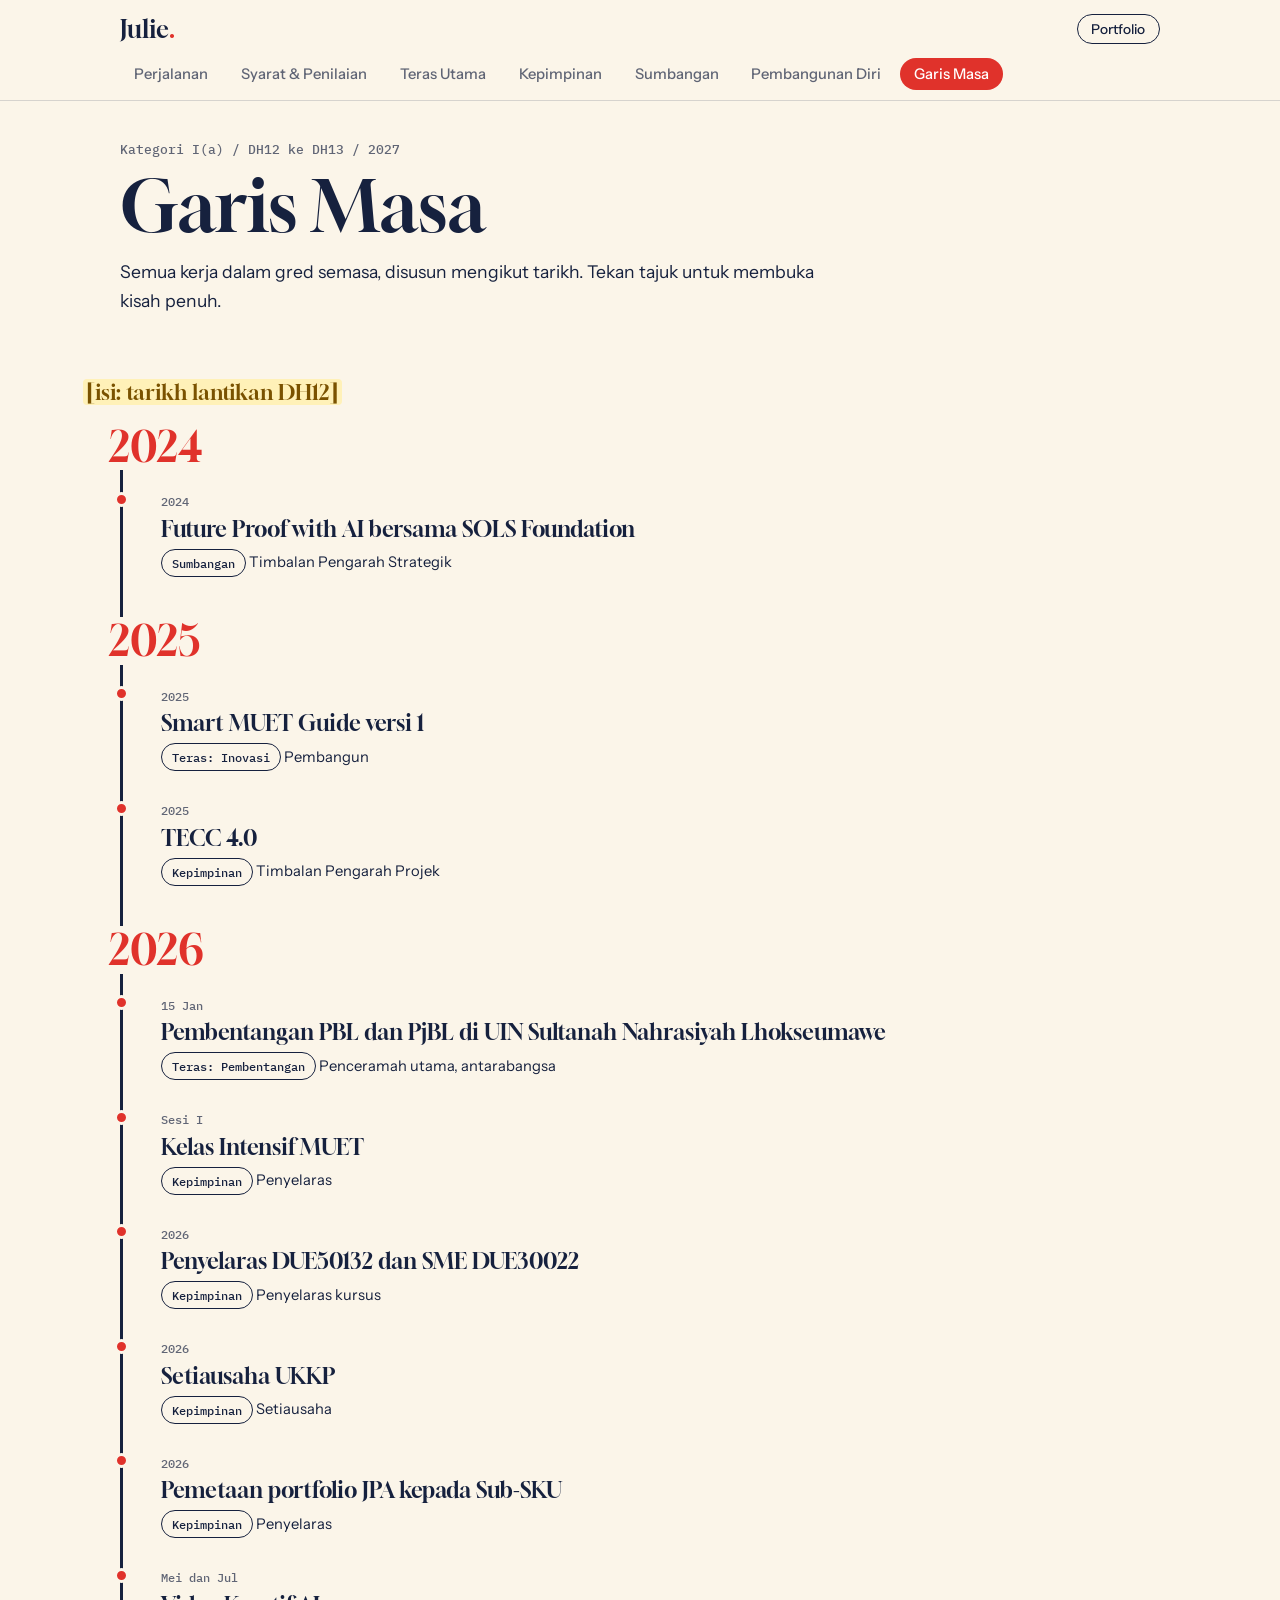
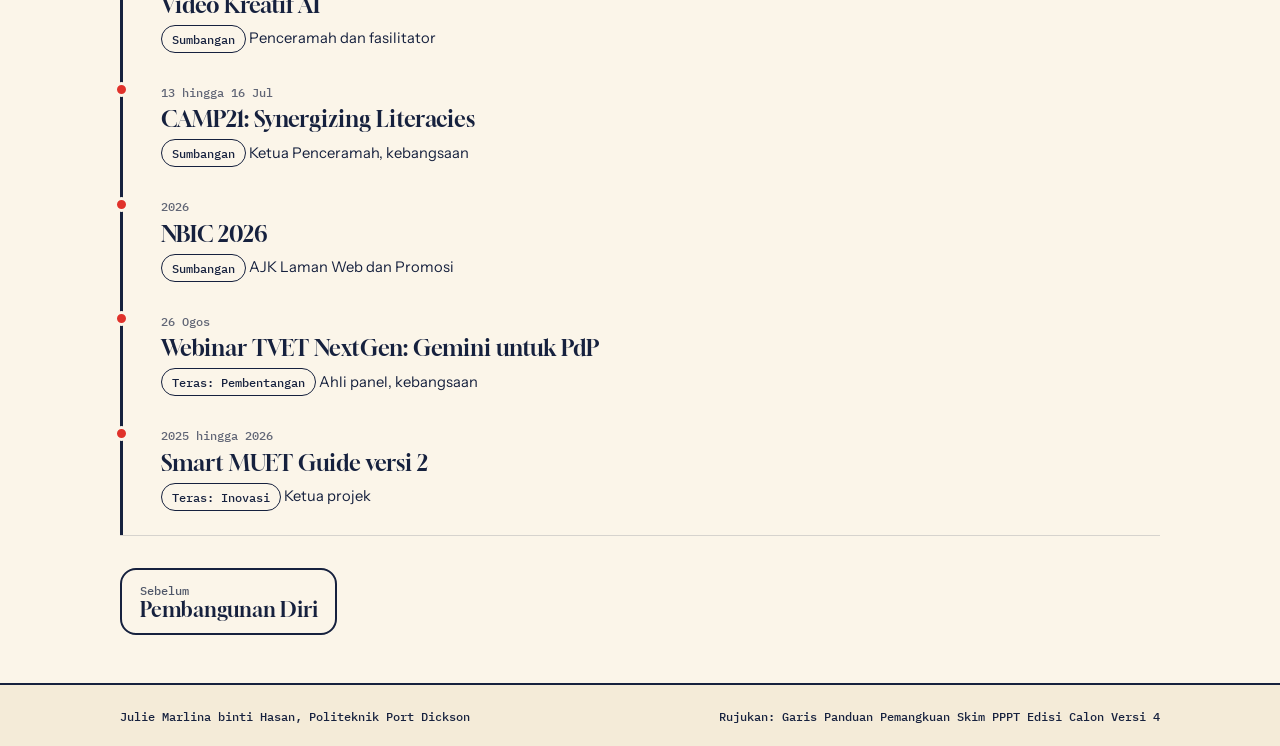
<file: garis-masa.html>
<!doctype html>
<html lang="ms">
<head>
<meta charset="utf-8">
<meta name="viewport" content="width=device-width, initial-scale=1, viewport-fit=cover">
<title>Garis Masa | Folio Kecemerlangan Julie Marlina</title>
<meta name="description" content="Folio kecemerlangan pemangkuan DH12 ke DH13, Kategori I(a): Garis Masa.">
<meta name="theme-color" content="#FBF5E9">
<link rel="preconnect" href="https://fonts.googleapis.com"><link rel="preconnect" href="https://fonts.gstatic.com" crossorigin>
<link href="https://fonts.googleapis.com/css2?family=Gloock&family=Instrument+Sans:wght@400;500;600&family=IBM+Plex+Mono:wght@500&family=Kalam:wght@700&display=swap" rel="stylesheet">
<link rel="stylesheet" href="folio.css">
</head>
<body>
<a class="skip" href="#main">Langkau ke kandungan</a>
<header class="top">
  <div class="wrap row"><a class="logo" href="index.html">Julie<b>.</b></a><a class="back" href="../index-v2.html">Portfolio</a></div>
  <nav class="wrap tabs" aria-label="Kategori folio"><a href="index.html">Perjalanan</a><a href="syarat.html">Syarat & Penilaian</a><a href="teras.html">Teras Utama</a><a href="kepimpinan.html">Kepimpinan</a><a href="sumbangan.html">Sumbangan</a><a href="pembangunan-diri.html">Pembangunan Diri</a><a href="garis-masa.html" aria-current="page">Garis Masa</a></nav>
</header>
<main id="main">
<div class="hero wrap"><p class="meta">Kategori I(a) / DH12 ke DH13 / 2027</p><h1>Garis Masa</h1><p class="intro">Semua kerja dalam gred semasa, disusun mengikut tarikh. Tekan tajuk untuk membuka kisah penuh.</p></div>
<div class="wrap"><p class="yr" style="font-size:1.4rem"><mark class="todo">[isi: tarikh lantikan DH12]</mark></p><ol class="tl"><li class="y"><p class="yr">2024</p></li><li><span class="when">2024</span><h3><a href="sumbangan.html#s2">Future Proof with AI bersama SOLS Foundation</a></h3><span class="tag">Sumbangan</span> <span style="font-size:.92rem">Timbalan Pengarah Strategik</span></li><li class="y"><p class="yr">2025</p></li><li><span class="when">2025</span><h3><a href="teras.html#t3">Smart MUET Guide versi 1</a></h3><span class="tag">Teras: Inovasi</span> <span style="font-size:.92rem">Pembangun</span></li><li><span class="when">2025</span><h3><a href="kepimpinan.html#k4">TECC 4.0</a></h3><span class="tag">Kepimpinan</span> <span style="font-size:.92rem">Timbalan Pengarah Projek</span></li><li class="y"><p class="yr">2026</p></li><li><span class="when">15 Jan</span><h3><a href="teras.html#t6">Pembentangan PBL dan PjBL di UIN Sultanah Nahrasiyah Lhokseumawe</a></h3><span class="tag">Teras: Pembentangan</span> <span style="font-size:.92rem">Penceramah utama, antarabangsa</span></li><li><span class="when">Sesi I</span><h3><a href="kepimpinan.html#k4">Kelas Intensif MUET</a></h3><span class="tag">Kepimpinan</span> <span style="font-size:.92rem">Penyelaras</span></li><li><span class="when">2026</span><h3><a href="kepimpinan.html#k4">Penyelaras DUE50132 dan SME DUE30022</a></h3><span class="tag">Kepimpinan</span> <span style="font-size:.92rem">Penyelaras kursus</span></li><li><span class="when">2026</span><h3><a href="kepimpinan.html#k4">Setiausaha UKKP</a></h3><span class="tag">Kepimpinan</span> <span style="font-size:.92rem">Setiausaha</span></li><li><span class="when">2026</span><h3><a href="kepimpinan.html#k1">Pemetaan portfolio JPA kepada Sub-SKU</a></h3><span class="tag">Kepimpinan</span> <span style="font-size:.92rem">Penyelaras</span></li><li><span class="when">Mei dan Jul</span><h3><a href="sumbangan.html#s1">Video Kreatif AI</a></h3><span class="tag">Sumbangan</span> <span style="font-size:.92rem">Penceramah dan fasilitator</span></li><li><span class="when">13 hingga 16 Jul</span><h3><a href="sumbangan.html#s2">CAMP21: Synergizing Literacies</a></h3><span class="tag">Sumbangan</span> <span style="font-size:.92rem">Ketua Penceramah, kebangsaan</span></li><li><span class="when">2026</span><h3><a href="sumbangan.html#s2">NBIC 2026</a></h3><span class="tag">Sumbangan</span> <span style="font-size:.92rem">AJK Laman Web dan Promosi</span></li><li><span class="when">26 Ogos</span><h3><a href="teras.html#t6">Webinar TVET NextGen: Gemini untuk PdP</a></h3><span class="tag">Teras: Pembentangan</span> <span style="font-size:.92rem">Ahli panel, kebangsaan</span></li><li><span class="when">2025 hingga 2026</span><h3><a href="teras.html#t3">Smart MUET Guide versi 2</a></h3><span class="tag">Teras: Inovasi</span> <span style="font-size:.92rem">Ketua projek</span></li></ol></div>
</main>
<nav class="pager wrap" aria-label="Halaman"><a href="pembangunan-diri.html"><small>Sebelum</small><b>Pembangunan Diri</b></a></nav>
<footer><div class="wrap row"><span>Julie Marlina binti Hasan, Politeknik Port Dickson</span><span>Rujukan: Garis Panduan Pemangkuan Skim PPPT Edisi Calon Versi 4</span></div></footer>
<script src="folio.js"></script>
</body>
</html>
</file>
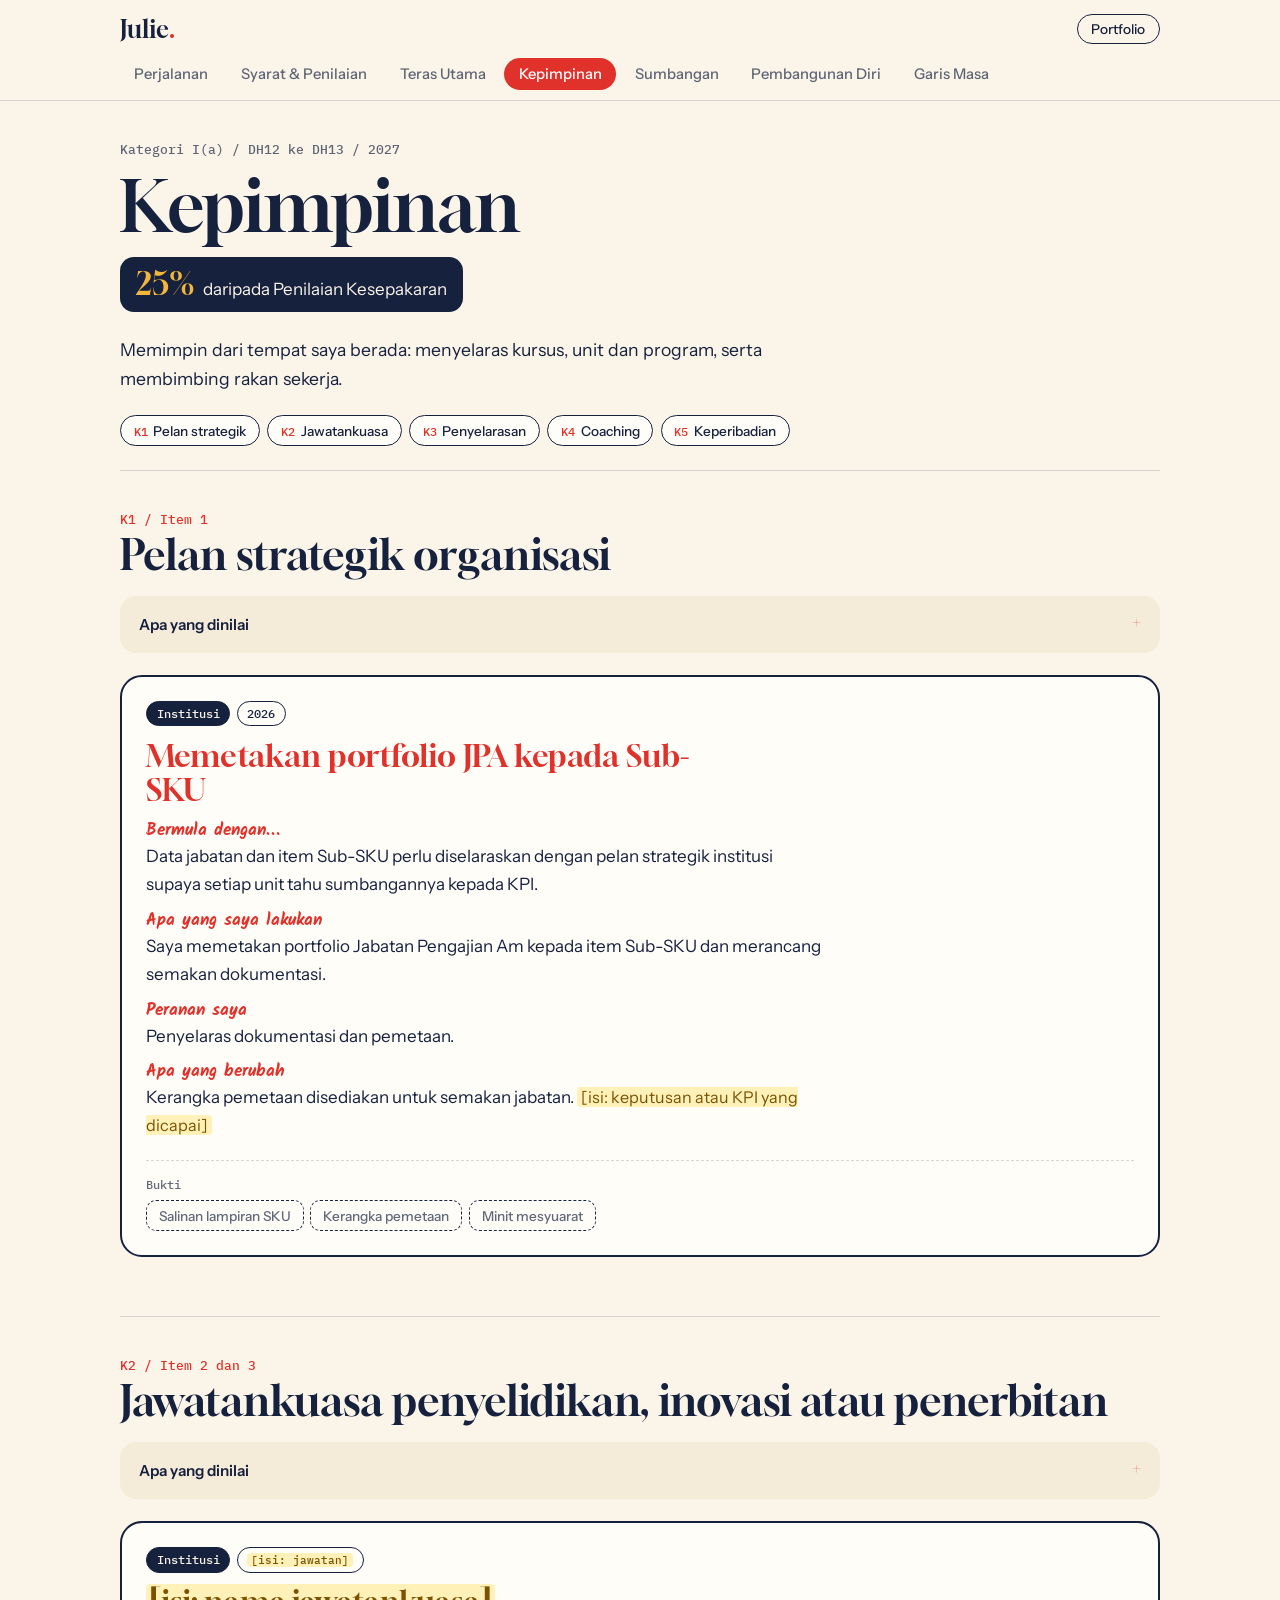
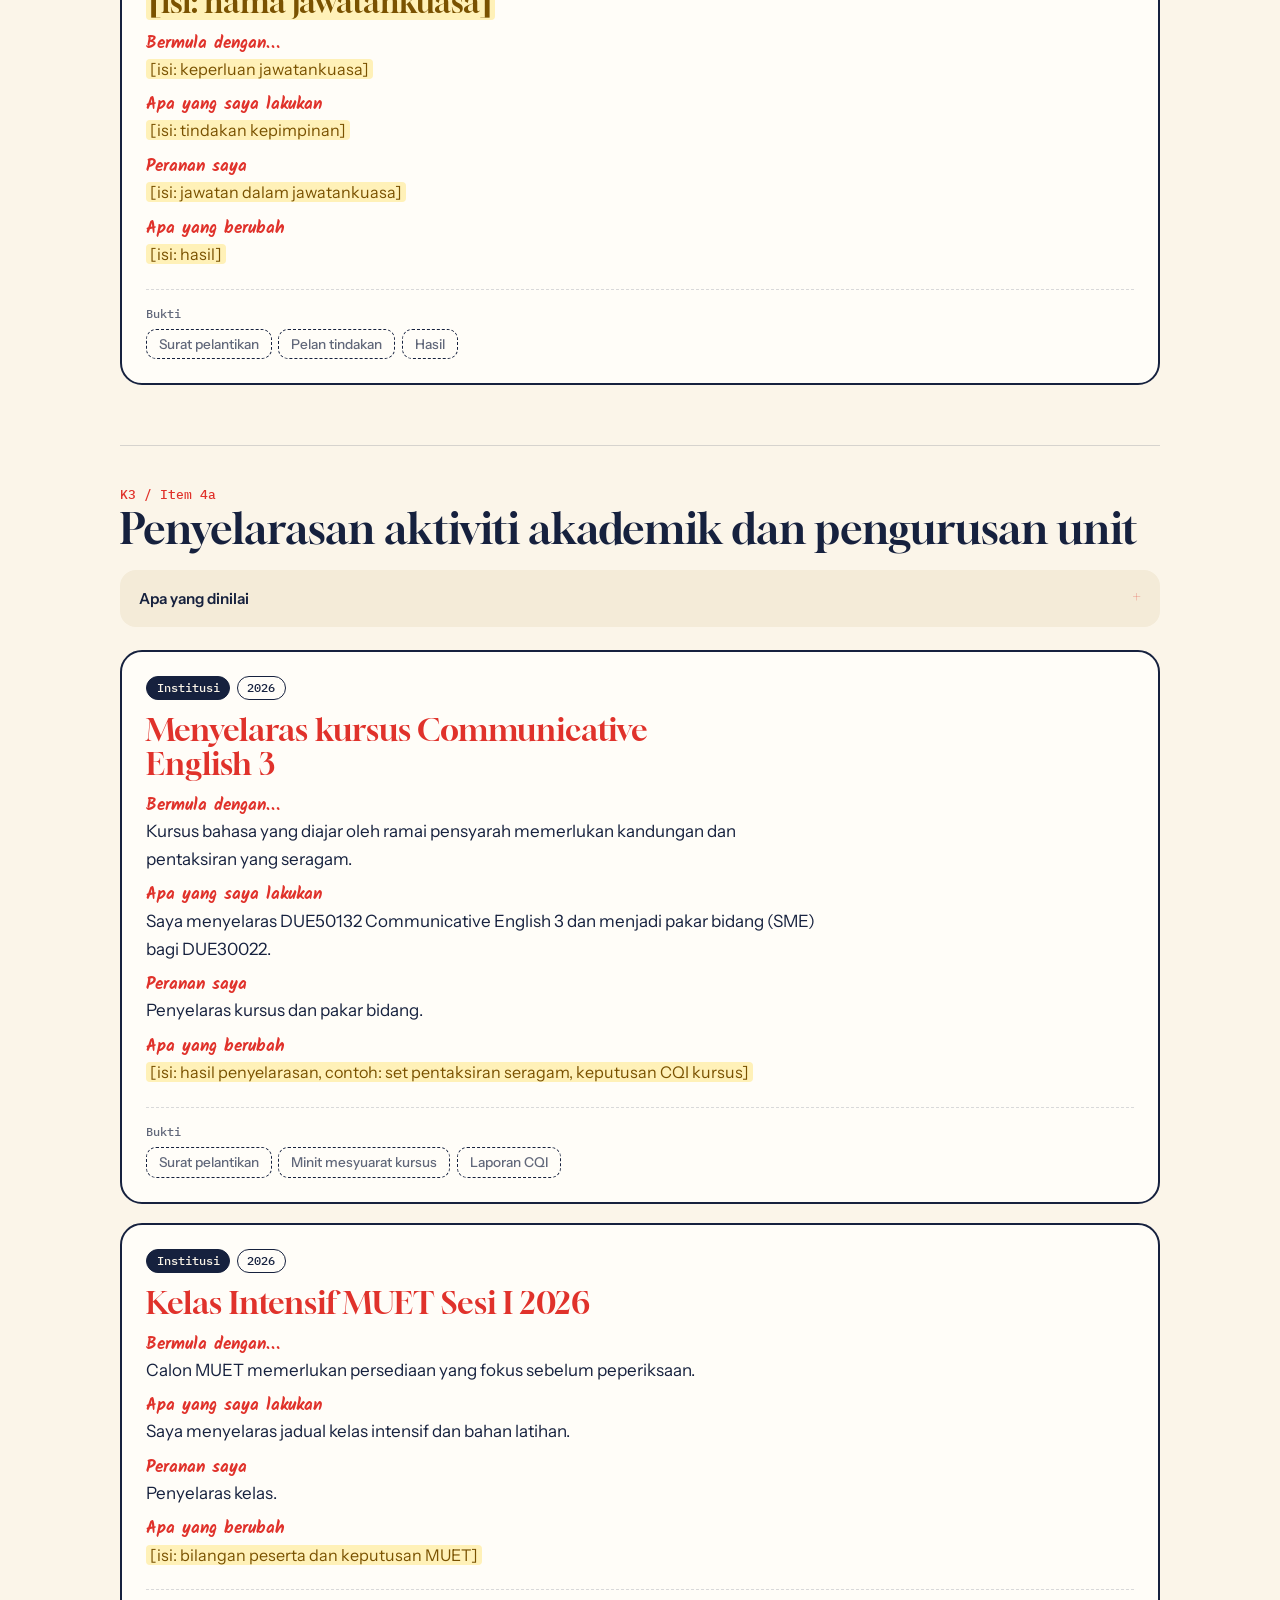
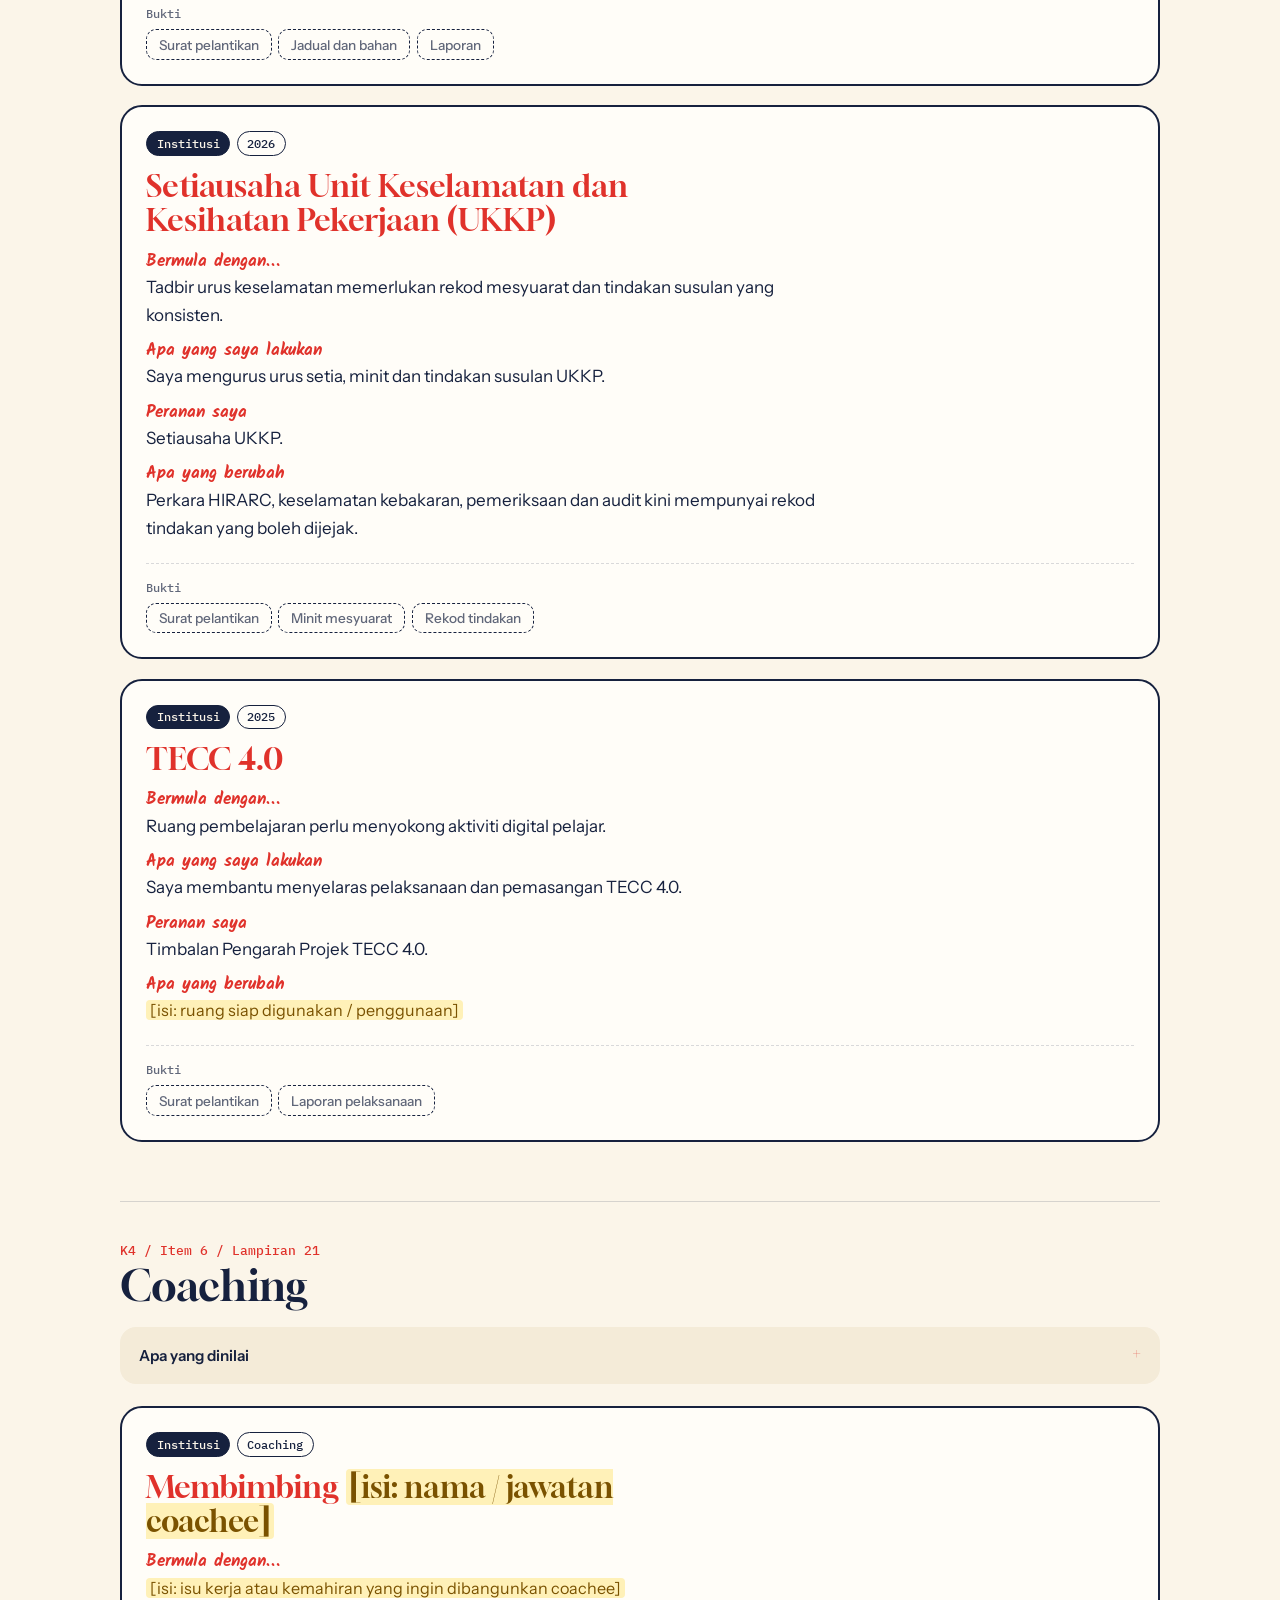
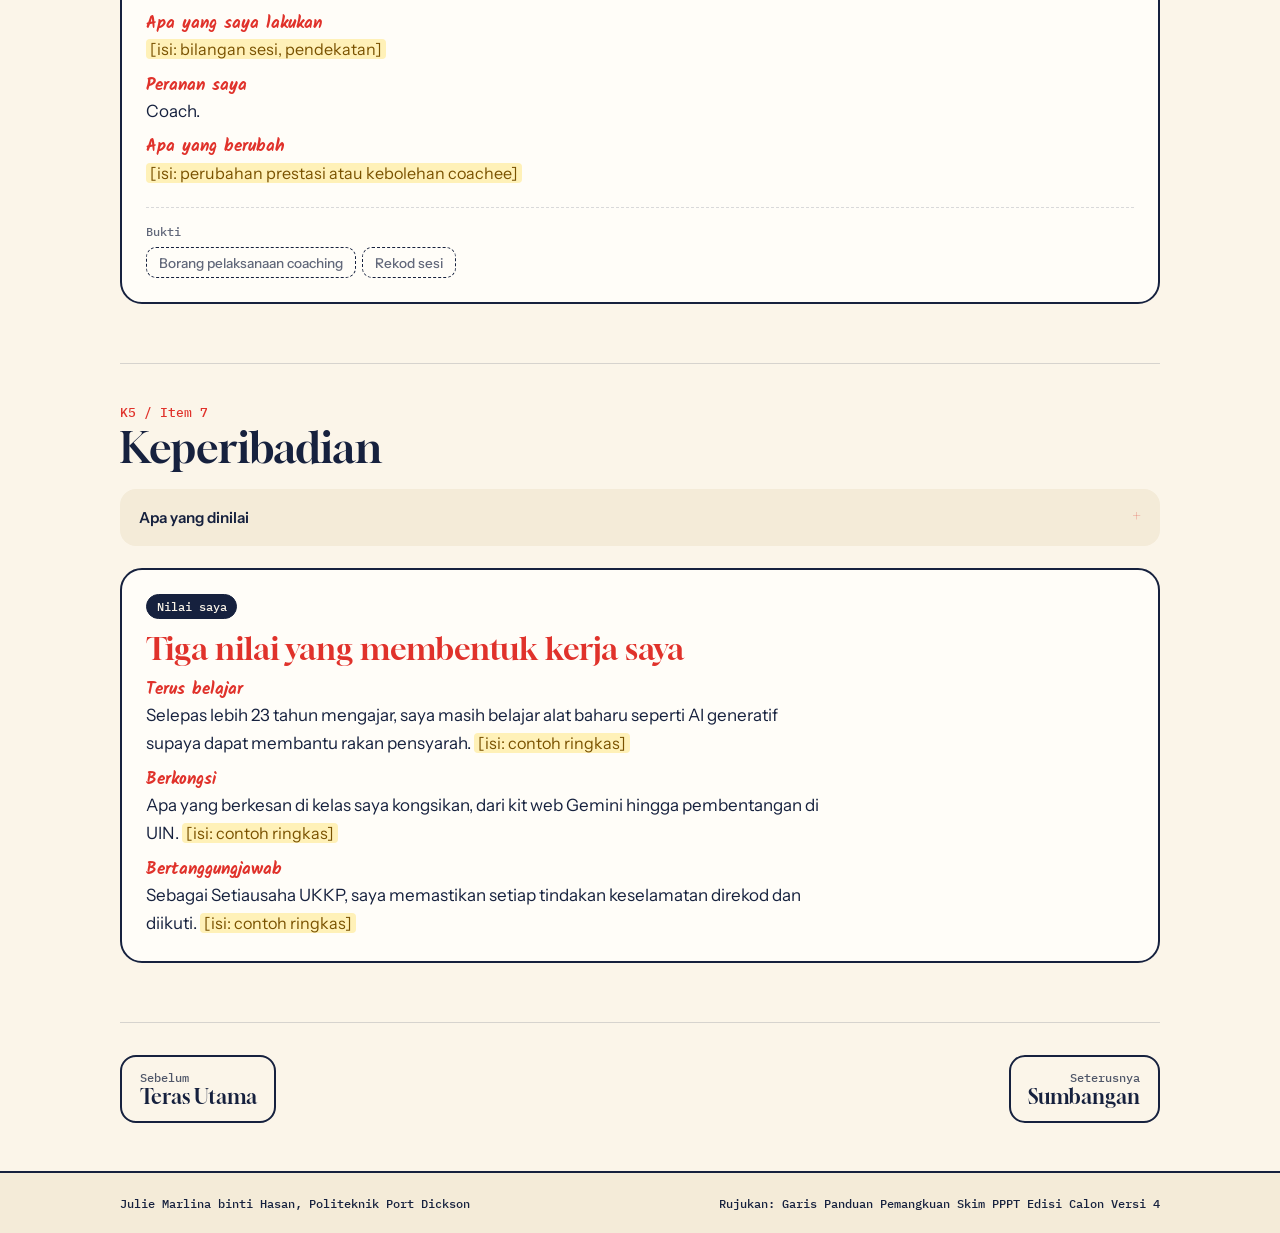
<file: kepimpinan.html>
<!doctype html>
<html lang="ms">
<head>
<meta charset="utf-8">
<meta name="viewport" content="width=device-width, initial-scale=1, viewport-fit=cover">
<title>Kepimpinan | Folio Kecemerlangan Julie Marlina</title>
<meta name="description" content="Folio kecemerlangan pemangkuan DH12 ke DH13, Kategori I(a): Kepimpinan.">
<meta name="theme-color" content="#FBF5E9">
<link rel="preconnect" href="https://fonts.googleapis.com"><link rel="preconnect" href="https://fonts.gstatic.com" crossorigin>
<link href="https://fonts.googleapis.com/css2?family=Gloock&family=Instrument+Sans:wght@400;500;600&family=IBM+Plex+Mono:wght@500&family=Kalam:wght@700&display=swap" rel="stylesheet">
<link rel="stylesheet" href="folio.css">
</head>
<body>
<a class="skip" href="#main">Langkau ke kandungan</a>
<header class="top">
  <div class="wrap row"><a class="logo" href="index.html">Julie<b>.</b></a><a class="back" href="../index-v2.html">Portfolio</a></div>
  <nav class="wrap tabs" aria-label="Kategori folio"><a href="index.html">Perjalanan</a><a href="syarat.html">Syarat & Penilaian</a><a href="teras.html">Teras Utama</a><a href="kepimpinan.html" aria-current="page">Kepimpinan</a><a href="sumbangan.html">Sumbangan</a><a href="pembangunan-diri.html">Pembangunan Diri</a><a href="garis-masa.html">Garis Masa</a></nav>
</header>
<main id="main">
<div class="hero wrap"><p class="meta">Kategori I(a) / DH12 ke DH13 / 2027</p><h1>Kepimpinan</h1><p class="weight"><strong>25%</strong><span>daripada Penilaian Kesepakaran</span></p><p class="intro">Memimpin dari tempat saya berada: menyelaras kursus, unit dan program, serta membimbing rakan sekerja.</p><ul class="jump" aria-label="Dalam halaman ini"><li><a href="#k1"><code>K1</code>Pelan strategik</a></li><li><a href="#k2"><code>K2</code>Jawatankuasa</a></li><li><a href="#k4"><code>K3</code>Penyelarasan</a></li><li><a href="#k5"><code>K4</code>Coaching</a></li><li><a href="#k6"><code>K5</code>Keperibadian</a></li></ul></div>
<div class="wrap"><section class="crit" id="k1" aria-labelledby="k1-h"><div class="crit-head"><span class="code">K1 / Item 1</span><h2 id="k1-h">Pelan strategik organisasi</h2></div><details class="req"><summary>Apa yang dinilai</summary><ul><li>Penglibatan dalam pencapaian Visi, Misi dan Pelan Strategik Kementerian, organisasi atau institusi</li><li>Dinilai melalui validasi atau temu duga</li><li>Salinan lampiran Sasaran Kerja Utama (SKU) wajib dibawa semasa validasi</li></ul><p class="ref">Rujukan: Lampiran 1A-2 Item 1</p></details><article class="story"><div class="story-top"><span class="tag lvl">Institusi</span><span class="tag">2026</span></div><h3>Memetakan portfolio JPA kepada Sub-SKU</h3><dl class="beats"><div><dt>Bermula dengan…</dt><dd>Data jabatan dan item Sub-SKU perlu diselaraskan dengan pelan strategik institusi supaya setiap unit tahu sumbangannya kepada KPI.</dd></div><div><dt>Apa yang saya lakukan</dt><dd>Saya memetakan portfolio Jabatan Pengajian Am kepada item Sub-SKU dan merancang semakan dokumentasi.</dd></div><div><dt>Peranan saya</dt><dd>Penyelaras dokumentasi dan pemetaan.</dd></div><div><dt>Apa yang berubah</dt><dd>Kerangka pemetaan disediakan untuk semakan jabatan. <mark class="todo">[isi: keputusan atau KPI yang dicapai]</mark></dd></div></dl><div class="proof"><p>Bukti</p><div class="chips"><a class="chip" href="#">Salinan lampiran SKU</a><a class="chip" href="#">Kerangka pemetaan</a><a class="chip" href="#">Minit mesyuarat</a></div></div></article></section><section class="crit" id="k2" aria-labelledby="k2-h"><div class="crit-head"><span class="code">K2 / Item 2 dan 3</span><h2 id="k2-h">Jawatankuasa penyelidikan, inovasi atau penerbitan</h2></div><details class="req"><summary>Apa yang dinilai</summary><ul><li>Keberkesanan kepimpinan dalam jawatankuasa penyelidikan, inovasi atau penerbitan</li><li>Dokumen: surat pelantikan, pelan tindakan, hasil penyelidikan atau penerbitan</li></ul><p class="ref">Rujukan: Lampiran 1A-2 Item 2 dan 3</p></details><article class="story"><div class="story-top"><span class="tag lvl">Institusi</span><span class="tag"><mark class="todo">[isi: jawatan]</mark></span></div><h3><mark class="todo">[isi: nama jawatankuasa]</mark></h3><dl class="beats"><div><dt>Bermula dengan…</dt><dd><mark class="todo">[isi: keperluan jawatankuasa]</mark></dd></div><div><dt>Apa yang saya lakukan</dt><dd><mark class="todo">[isi: tindakan kepimpinan]</mark></dd></div><div><dt>Peranan saya</dt><dd><mark class="todo">[isi: jawatan dalam jawatankuasa]</mark></dd></div><div><dt>Apa yang berubah</dt><dd><mark class="todo">[isi: hasil]</mark></dd></div></dl><div class="proof"><p>Bukti</p><div class="chips"><a class="chip" href="#">Surat pelantikan</a><a class="chip" href="#">Pelan tindakan</a><a class="chip" href="#">Hasil</a></div></div></article></section><section class="crit" id="k4" aria-labelledby="k4-h"><div class="crit-head"><span class="code">K3 / Item 4a</span><h2 id="k4-h">Penyelarasan aktiviti akademik dan pengurusan unit</h2></div><details class="req"><summary>Apa yang dinilai</summary><ul><li>Menyelaras penasihatan akademik, kokurikulum, pengurusan bengkel atau makmal, atau pengurusan unit</li><li>Dinilai: pengurusan masa, penyempurnaan aktiviti dan dokumen pelaksanaan</li><li>Dokumen: perancangan aktiviti, kertas kerja, minit, surat pelantikan, laporan, CQI</li></ul><p class="ref">Rujukan: Lampiran 1A-2 Item 4a</p></details><article class="story"><div class="story-top"><span class="tag lvl">Institusi</span><span class="tag">2026</span></div><h3>Menyelaras kursus Communicative English 3</h3><dl class="beats"><div><dt>Bermula dengan…</dt><dd>Kursus bahasa yang diajar oleh ramai pensyarah memerlukan kandungan dan pentaksiran yang seragam.</dd></div><div><dt>Apa yang saya lakukan</dt><dd>Saya menyelaras DUE50132 Communicative English 3 dan menjadi pakar bidang (SME) bagi DUE30022.</dd></div><div><dt>Peranan saya</dt><dd>Penyelaras kursus dan pakar bidang.</dd></div><div><dt>Apa yang berubah</dt><dd><mark class="todo">[isi: hasil penyelarasan, contoh: set pentaksiran seragam, keputusan CQI kursus]</mark></dd></div></dl><div class="proof"><p>Bukti</p><div class="chips"><a class="chip" href="#">Surat pelantikan</a><a class="chip" href="#">Minit mesyuarat kursus</a><a class="chip" href="#">Laporan CQI</a></div></div></article><article class="story"><div class="story-top"><span class="tag lvl">Institusi</span><span class="tag">2026</span></div><h3>Kelas Intensif MUET Sesi I 2026</h3><dl class="beats"><div><dt>Bermula dengan…</dt><dd>Calon MUET memerlukan persediaan yang fokus sebelum peperiksaan.</dd></div><div><dt>Apa yang saya lakukan</dt><dd>Saya menyelaras jadual kelas intensif dan bahan latihan.</dd></div><div><dt>Peranan saya</dt><dd>Penyelaras kelas.</dd></div><div><dt>Apa yang berubah</dt><dd><mark class="todo">[isi: bilangan peserta dan keputusan MUET]</mark></dd></div></dl><div class="proof"><p>Bukti</p><div class="chips"><a class="chip" href="#">Surat pelantikan</a><a class="chip" href="#">Jadual dan bahan</a><a class="chip" href="#">Laporan</a></div></div></article><article class="story"><div class="story-top"><span class="tag lvl">Institusi</span><span class="tag">2026</span></div><h3>Setiausaha Unit Keselamatan dan Kesihatan Pekerjaan (UKKP)</h3><dl class="beats"><div><dt>Bermula dengan…</dt><dd>Tadbir urus keselamatan memerlukan rekod mesyuarat dan tindakan susulan yang konsisten.</dd></div><div><dt>Apa yang saya lakukan</dt><dd>Saya mengurus urus setia, minit dan tindakan susulan UKKP.</dd></div><div><dt>Peranan saya</dt><dd>Setiausaha UKKP.</dd></div><div><dt>Apa yang berubah</dt><dd>Perkara HIRARC, keselamatan kebakaran, pemeriksaan dan audit kini mempunyai rekod tindakan yang boleh dijejak.</dd></div></dl><div class="proof"><p>Bukti</p><div class="chips"><a class="chip" href="#">Surat pelantikan</a><a class="chip" href="#">Minit mesyuarat</a><a class="chip" href="#">Rekod tindakan</a></div></div></article><article class="story"><div class="story-top"><span class="tag lvl">Institusi</span><span class="tag">2025</span></div><h3>TECC 4.0</h3><dl class="beats"><div><dt>Bermula dengan…</dt><dd>Ruang pembelajaran perlu menyokong aktiviti digital pelajar.</dd></div><div><dt>Apa yang saya lakukan</dt><dd>Saya membantu menyelaras pelaksanaan dan pemasangan TECC 4.0.</dd></div><div><dt>Peranan saya</dt><dd>Timbalan Pengarah Projek TECC 4.0.</dd></div><div><dt>Apa yang berubah</dt><dd><mark class="todo">[isi: ruang siap digunakan / penggunaan]</mark></dd></div></dl><div class="proof"><p>Bukti</p><div class="chips"><a class="chip" href="#">Surat pelantikan</a><a class="chip" href="#">Laporan pelaksanaan</a></div></div></article></section><section class="crit" id="k5" aria-labelledby="k5-h"><div class="crit-head"><span class="code">K4 / Item 6 / Lampiran 21</span><h2 id="k5-h">Coaching</h2></div><details class="req"><summary>Apa yang dinilai</summary><ul><li>Coaching wajib bagi pegawai DH10 dan DH12</li><li>Coachee boleh merentas gred dan skim, dan masih dalam perkhidmatan</li><li>Dokumen: Borang Pelaksanaan Coaching atau Borang Penilaian Pementoran (JPA)</li></ul><p class="ref">Rujukan: Lampiran 1A-2 Item 6, Lampiran 21, Lampiran 22</p></details><article class="story"><div class="story-top"><span class="tag lvl">Institusi</span><span class="tag">Coaching</span></div><h3>Membimbing <mark class="todo">[isi: nama / jawatan coachee]</mark></h3><dl class="beats"><div><dt>Bermula dengan…</dt><dd><mark class="todo">[isi: isu kerja atau kemahiran yang ingin dibangunkan coachee]</mark></dd></div><div><dt>Apa yang saya lakukan</dt><dd><mark class="todo">[isi: bilangan sesi, pendekatan]</mark></dd></div><div><dt>Peranan saya</dt><dd>Coach.</dd></div><div><dt>Apa yang berubah</dt><dd><mark class="todo">[isi: perubahan prestasi atau kebolehan coachee]</mark></dd></div></dl><div class="proof"><p>Bukti</p><div class="chips"><a class="chip" href="#">Borang pelaksanaan coaching</a><a class="chip" href="#">Rekod sesi</a></div></div></article></section><section class="crit" id="k6" aria-labelledby="k6-h"><div class="crit-head"><span class="code">K5 / Item 7</span><h2 id="k6-h">Keperibadian</h2></div><details class="req"><summary>Apa yang dinilai</summary><ul><li>Sahsiah terpuji dan menjadi contoh kepada rakan sekerja</li><li>Berketrampilan dan berpegang kepada etika pendidikan serta perkhidmatan awam</li><li>Peka terhadap pembangunan diri pegawai dan pelajar</li><li>Dinilai melalui validasi atau temu duga; tiada dokumen khusus</li></ul><p class="ref">Rujukan: Lampiran 1A-2 Item 7</p></details><article class="story"><div class="story-top"><span class="tag lvl">Nilai saya</span></div><h3>Tiga nilai yang membentuk kerja saya</h3>
<dl class="beats">
<div><dt>Terus belajar</dt><dd>Selepas lebih 23 tahun mengajar, saya masih belajar alat baharu seperti AI generatif supaya dapat membantu rakan pensyarah. <mark class="todo">[isi: contoh ringkas]</mark></dd></div>
<div><dt>Berkongsi</dt><dd>Apa yang berkesan di kelas saya kongsikan, dari kit web Gemini hingga pembentangan di UIN. <mark class="todo">[isi: contoh ringkas]</mark></dd></div>
<div><dt>Bertanggungjawab</dt><dd>Sebagai Setiausaha UKKP, saya memastikan setiap tindakan keselamatan direkod dan diikuti. <mark class="todo">[isi: contoh ringkas]</mark></dd></div>
</dl></article></section></div>
</main>
<nav class="pager wrap" aria-label="Halaman"><a href="teras.html"><small>Sebelum</small><b>Teras Utama</b></a><a class="next" href="sumbangan.html"><small>Seterusnya</small><b>Sumbangan</b></a></nav>
<footer><div class="wrap row"><span>Julie Marlina binti Hasan, Politeknik Port Dickson</span><span>Rujukan: Garis Panduan Pemangkuan Skim PPPT Edisi Calon Versi 4</span></div></footer>
<script src="folio.js"></script>
</body>
</html>
</file>
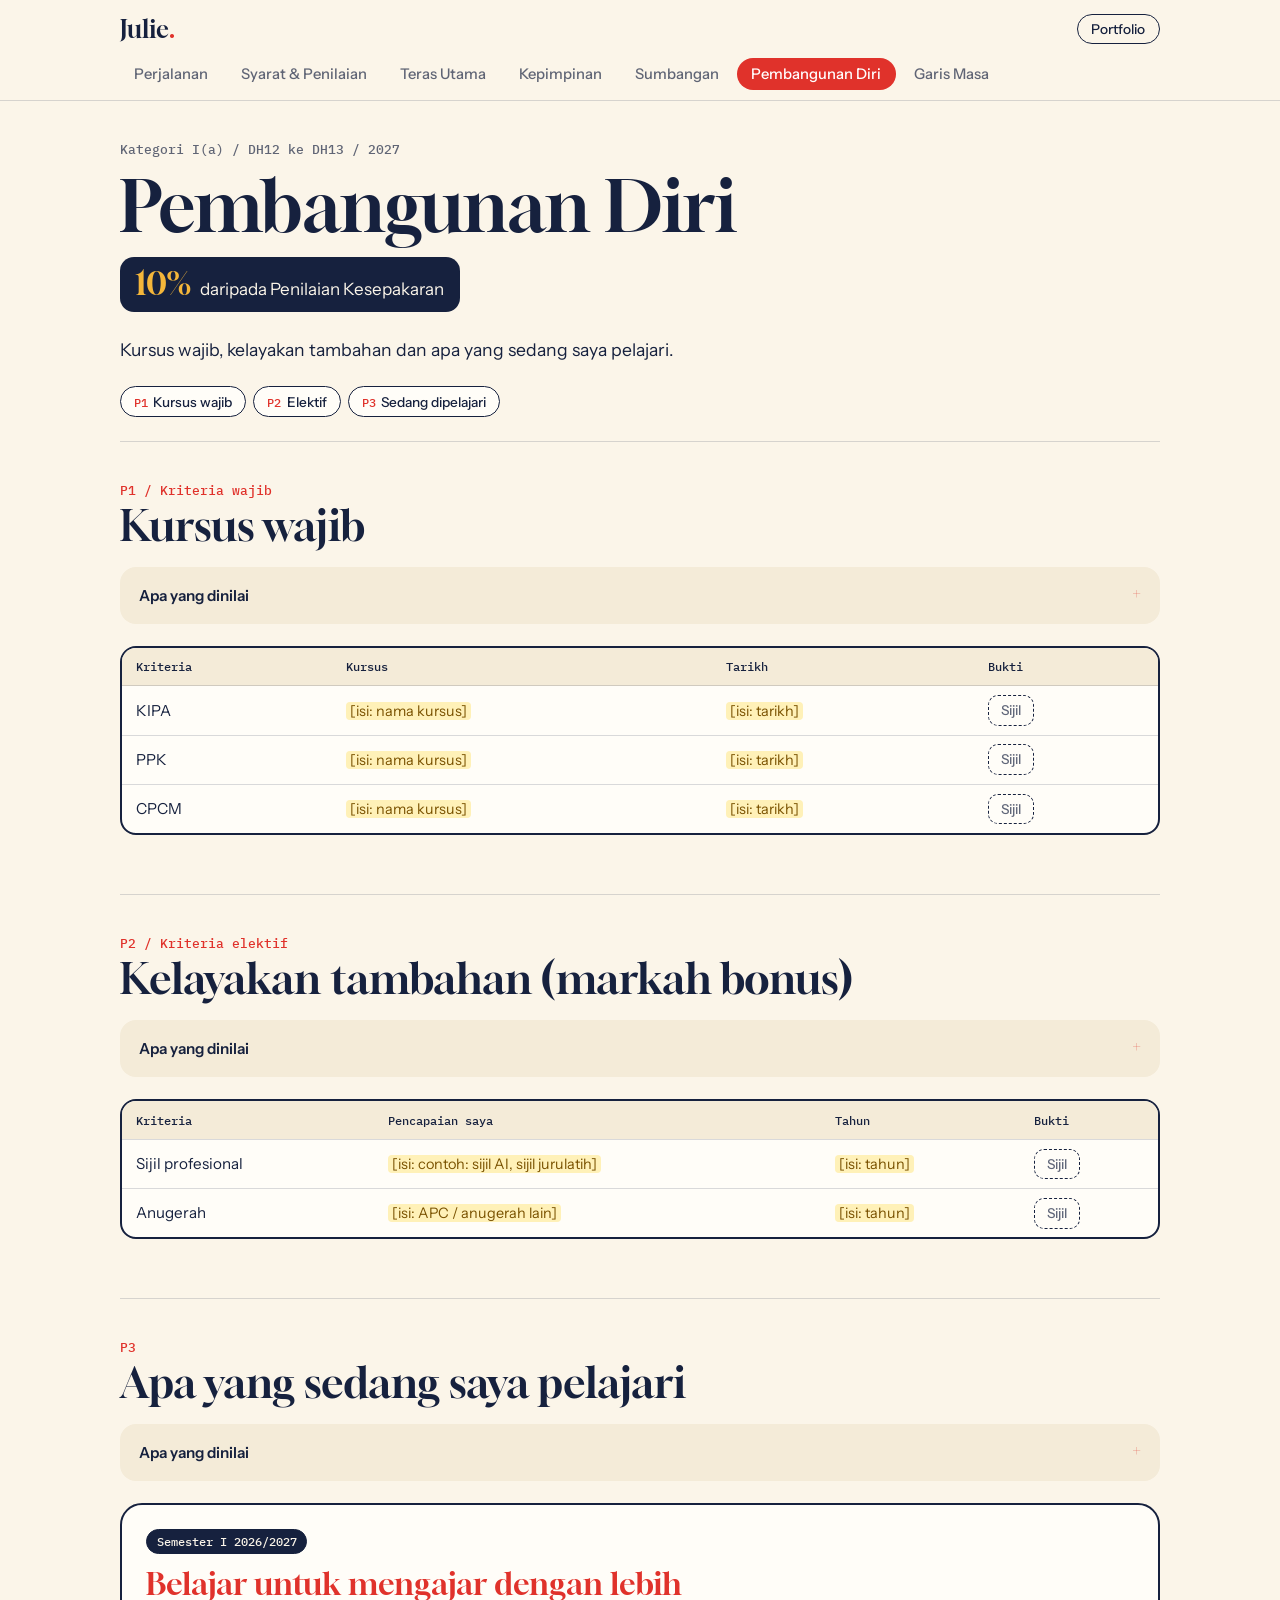
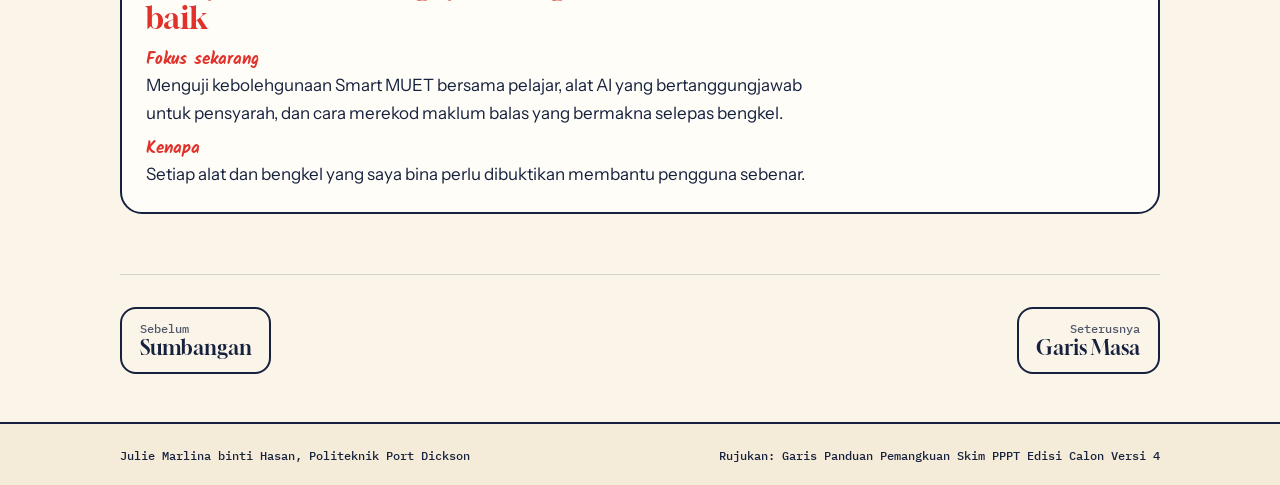
<file: pembangunan-diri.html>
<!doctype html>
<html lang="ms">
<head>
<meta charset="utf-8">
<meta name="viewport" content="width=device-width, initial-scale=1, viewport-fit=cover">
<title>Pembangunan Diri | Folio Kecemerlangan Julie Marlina</title>
<meta name="description" content="Folio kecemerlangan pemangkuan DH12 ke DH13, Kategori I(a): Pembangunan Diri.">
<meta name="theme-color" content="#FBF5E9">
<link rel="preconnect" href="https://fonts.googleapis.com"><link rel="preconnect" href="https://fonts.gstatic.com" crossorigin>
<link href="https://fonts.googleapis.com/css2?family=Gloock&family=Instrument+Sans:wght@400;500;600&family=IBM+Plex+Mono:wght@500&family=Kalam:wght@700&display=swap" rel="stylesheet">
<link rel="stylesheet" href="folio.css">
</head>
<body>
<a class="skip" href="#main">Langkau ke kandungan</a>
<header class="top">
  <div class="wrap row"><a class="logo" href="index.html">Julie<b>.</b></a><a class="back" href="../index-v2.html">Portfolio</a></div>
  <nav class="wrap tabs" aria-label="Kategori folio"><a href="index.html">Perjalanan</a><a href="syarat.html">Syarat & Penilaian</a><a href="teras.html">Teras Utama</a><a href="kepimpinan.html">Kepimpinan</a><a href="sumbangan.html">Sumbangan</a><a href="pembangunan-diri.html" aria-current="page">Pembangunan Diri</a><a href="garis-masa.html">Garis Masa</a></nav>
</header>
<main id="main">
<div class="hero wrap"><p class="meta">Kategori I(a) / DH12 ke DH13 / 2027</p><h1>Pembangunan Diri</h1><p class="weight"><strong>10%</strong><span>daripada Penilaian Kesepakaran</span></p><p class="intro">Kursus wajib, kelayakan tambahan dan apa yang sedang saya pelajari.</p><ul class="jump" aria-label="Dalam halaman ini"><li><a href="#p1"><code>P1</code>Kursus wajib</a></li><li><a href="#p2"><code>P2</code>Elektif</a></li><li><a href="#p3"><code>P3</code>Sedang dipelajari</a></li></ul></div>
<div class="wrap"><section class="crit" id="p1" aria-labelledby="p1-h"><div class="crit-head"><span class="code">P1 / Kriteria wajib</span><h2 id="p1-h">Kursus wajib</h2></div><details class="req"><summary>Apa yang dinilai</summary><ul><li>Kursus Instruksional dan Kepimpinan Andragogi (KIPA) untuk PPPT</li><li>Satu (1) Program Peningkatan Kemahiran (PPK) mengikut bidang pengkhususan</li><li>Satu (1) kursus Career Path Competency Matrix (CPCM)</li></ul><p class="ref">Rujukan: Lampiran 1-4 Item 2 hingga 4</p></details><div class="tbl"><table><tr><th>Kriteria</th><th>Kursus</th><th>Tarikh</th><th>Bukti</th></tr><tr><td>KIPA</td><td><mark class="todo">[isi: nama kursus]</mark></td><td><mark class="todo">[isi: tarikh]</mark></td><td><a class="chip" href="#">Sijil</a></td></tr><tr><td>PPK</td><td><mark class="todo">[isi: nama kursus]</mark></td><td><mark class="todo">[isi: tarikh]</mark></td><td><a class="chip" href="#">Sijil</a></td></tr><tr><td>CPCM</td><td><mark class="todo">[isi: nama kursus]</mark></td><td><mark class="todo">[isi: tarikh]</mark></td><td><a class="chip" href="#">Sijil</a></td></tr></table></div></section><section class="crit" id="p2" aria-labelledby="p2-h"><div class="crit-head"><span class="code">P2 / Kriteria elektif</span><h2 id="p2-h">Kelayakan tambahan (markah bonus)</h2></div><details class="req"><summary>Apa yang dinilai</summary><ul><li>Kelayakan badan profesional</li><li>Kelayakan akademik tambahan (Sarjana atau PhD), sekali dalam perkhidmatan</li><li>Sangkutan industri (SIP atau LSI)</li><li>Sijil profesional, sijil kemahiran atau pentauliahan</li><li>Anugerah Akademik atau Anugerah Perkhidmatan Cemerlang</li><li>Sanjungan, pingat atau pangkat</li></ul><p class="ref">Rujukan: Lampiran 1-4 Item 5 hingga 10, Lampiran 26 hingga 28</p></details><div class="tbl"><table><tr><th>Kriteria</th><th>Pencapaian saya</th><th>Tahun</th><th>Bukti</th></tr>
<tr><td>Sijil profesional</td><td><mark class="todo">[isi: contoh: sijil AI, sijil jurulatih]</mark></td><td><mark class="todo">[isi: tahun]</mark></td><td><a class="chip" href="#">Sijil</a></td></tr>
<tr><td>Anugerah</td><td><mark class="todo">[isi: APC / anugerah lain]</mark></td><td><mark class="todo">[isi: tahun]</mark></td><td><a class="chip" href="#">Sijil</a></td></tr>
</table></div></section><section class="crit" id="p3" aria-labelledby="p3-h"><div class="crit-head"><span class="code">P3</span><h2 id="p3-h">Apa yang sedang saya pelajari</h2></div><details class="req"><summary>Apa yang dinilai</summary><ul><li>Bahagian ini tidak dinilai secara khusus, tetapi menyokong penilaian keperibadian dan pembangunan diri</li></ul><p class="ref">Rujukan: Lampiran 1A-2 Item 7</p></details><article class="story"><div class="story-top"><span class="tag lvl">Semester I 2026/2027</span></div><h3>Belajar untuk mengajar dengan lebih baik</h3><dl class="beats"><div><dt>Fokus sekarang</dt><dd>Menguji kebolehgunaan Smart MUET bersama pelajar, alat AI yang bertanggungjawab untuk pensyarah, dan cara merekod maklum balas yang bermakna selepas bengkel.</dd></div><div><dt>Kenapa</dt><dd>Setiap alat dan bengkel yang saya bina perlu dibuktikan membantu pengguna sebenar.</dd></div></dl></article></section></div>
</main>
<nav class="pager wrap" aria-label="Halaman"><a href="sumbangan.html"><small>Sebelum</small><b>Sumbangan</b></a><a class="next" href="garis-masa.html"><small>Seterusnya</small><b>Garis Masa</b></a></nav>
<footer><div class="wrap row"><span>Julie Marlina binti Hasan, Politeknik Port Dickson</span><span>Rujukan: Garis Panduan Pemangkuan Skim PPPT Edisi Calon Versi 4</span></div></footer>
<script src="folio.js"></script>
</body>
</html>
</file>
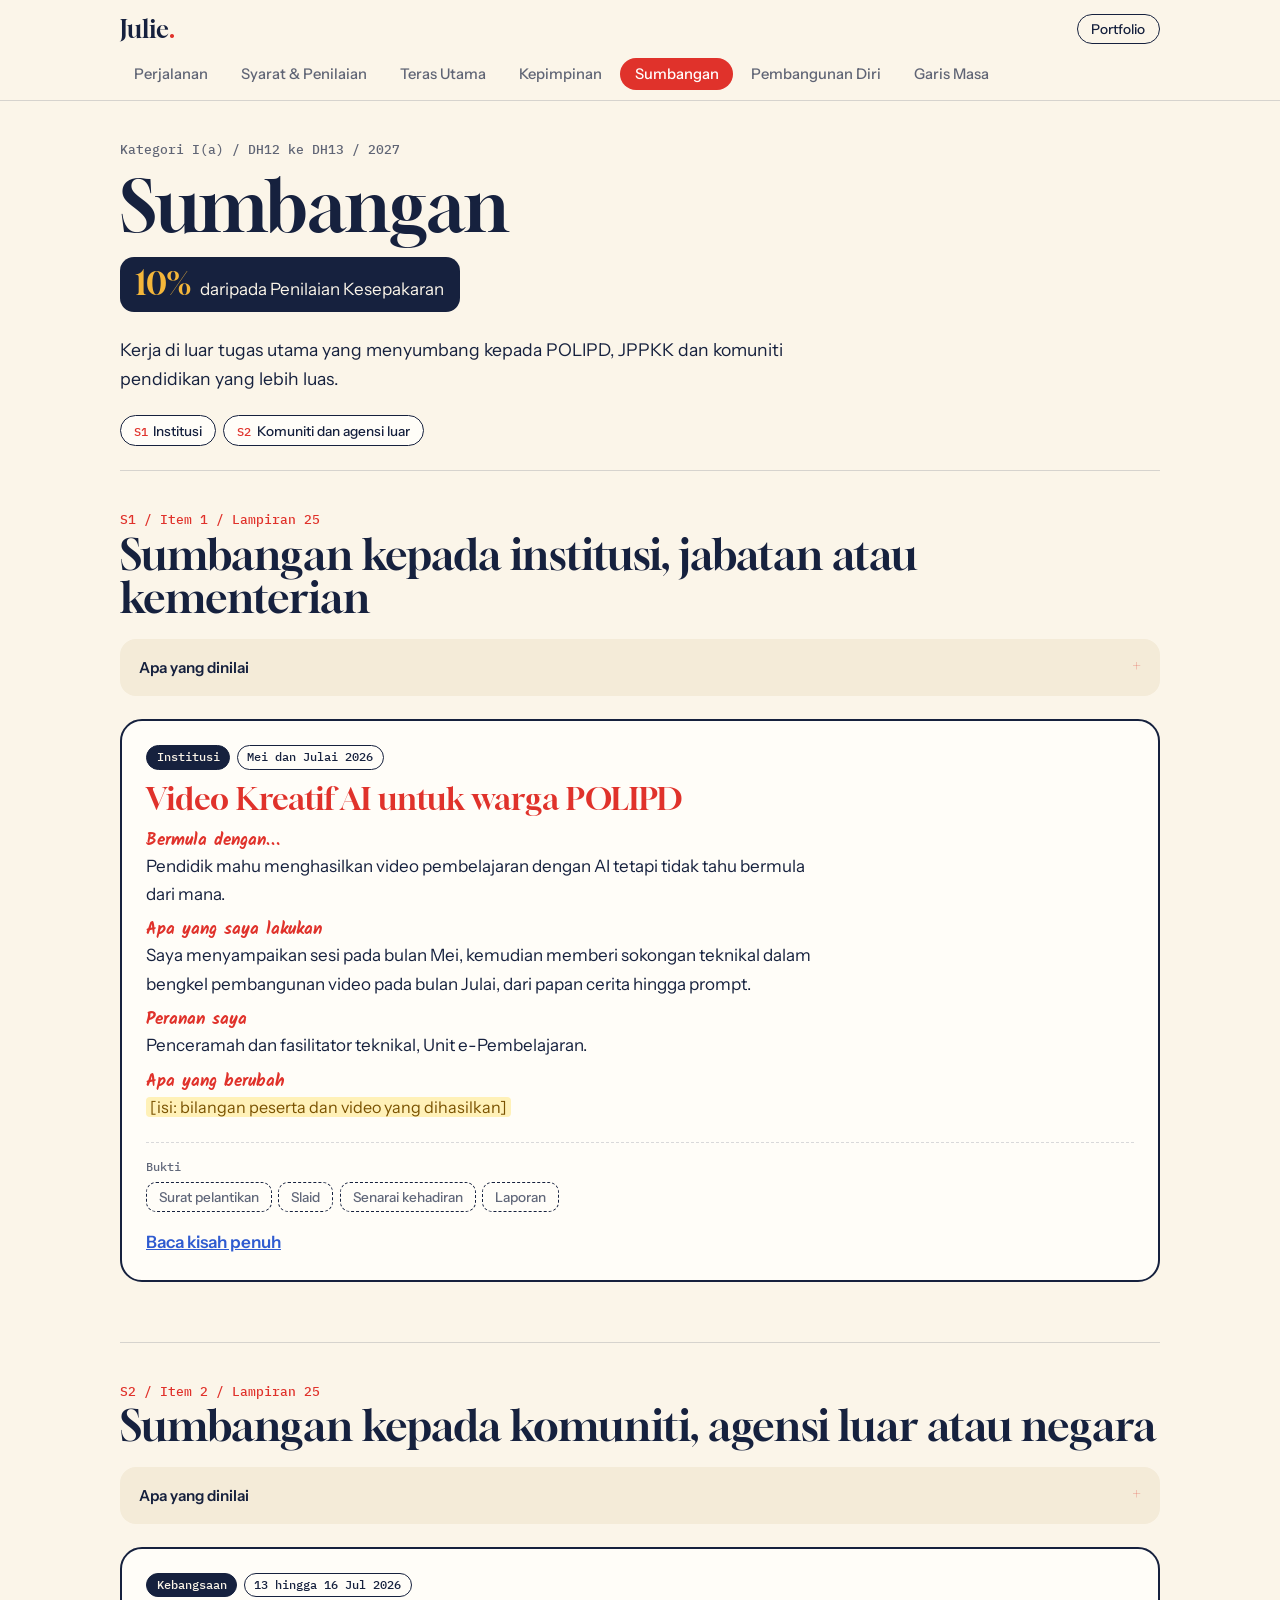
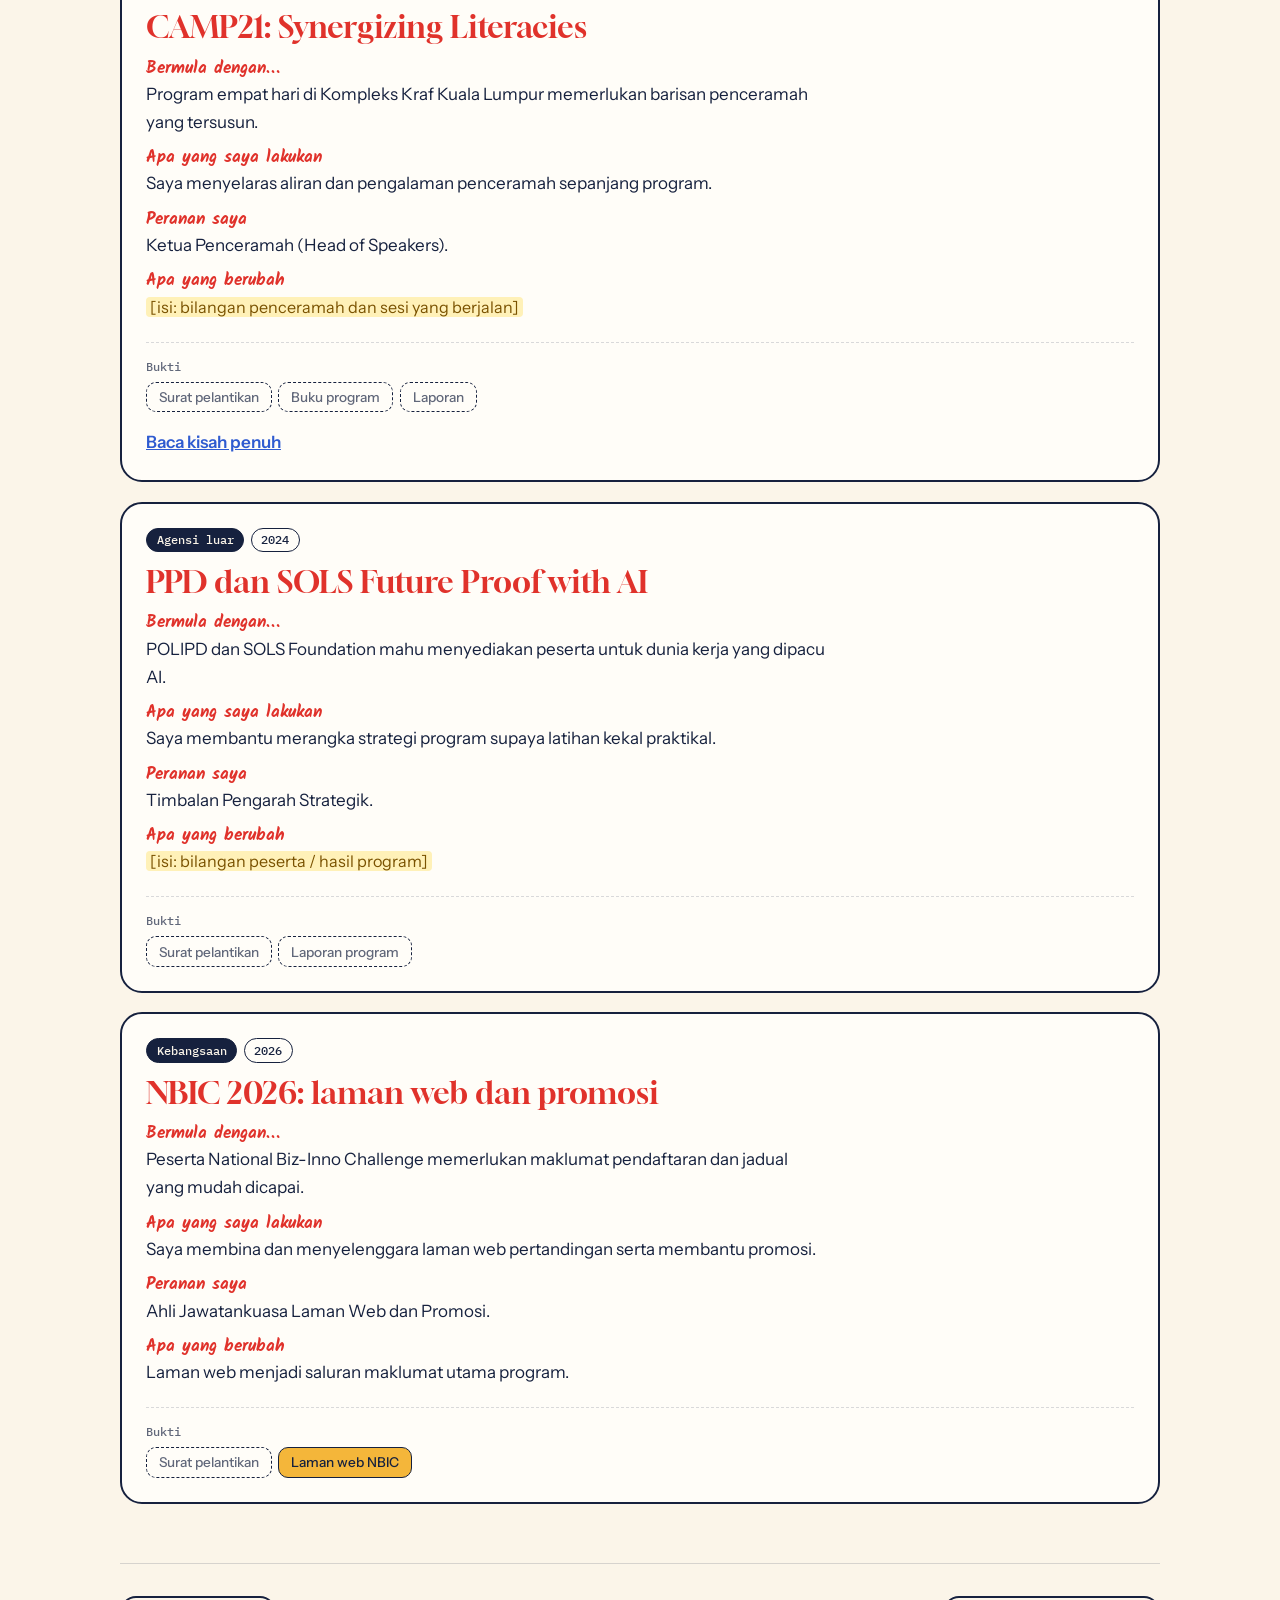
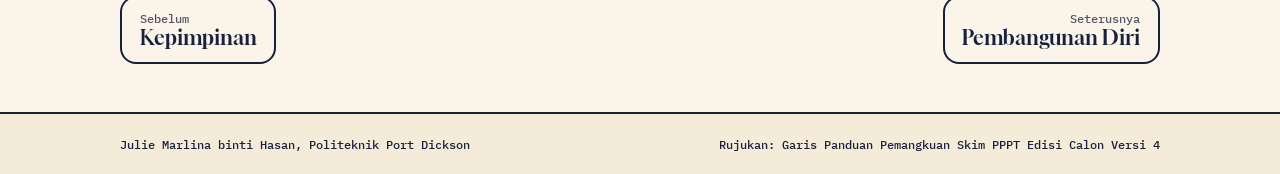
<file: sumbangan.html>
<!doctype html>
<html lang="ms">
<head>
<meta charset="utf-8">
<meta name="viewport" content="width=device-width, initial-scale=1, viewport-fit=cover">
<title>Sumbangan | Folio Kecemerlangan Julie Marlina</title>
<meta name="description" content="Folio kecemerlangan pemangkuan DH12 ke DH13, Kategori I(a): Sumbangan.">
<meta name="theme-color" content="#FBF5E9">
<link rel="preconnect" href="https://fonts.googleapis.com"><link rel="preconnect" href="https://fonts.gstatic.com" crossorigin>
<link href="https://fonts.googleapis.com/css2?family=Gloock&family=Instrument+Sans:wght@400;500;600&family=IBM+Plex+Mono:wght@500&family=Kalam:wght@700&display=swap" rel="stylesheet">
<link rel="stylesheet" href="folio.css">
</head>
<body>
<a class="skip" href="#main">Langkau ke kandungan</a>
<header class="top">
  <div class="wrap row"><a class="logo" href="index.html">Julie<b>.</b></a><a class="back" href="../index-v2.html">Portfolio</a></div>
  <nav class="wrap tabs" aria-label="Kategori folio"><a href="index.html">Perjalanan</a><a href="syarat.html">Syarat & Penilaian</a><a href="teras.html">Teras Utama</a><a href="kepimpinan.html">Kepimpinan</a><a href="sumbangan.html" aria-current="page">Sumbangan</a><a href="pembangunan-diri.html">Pembangunan Diri</a><a href="garis-masa.html">Garis Masa</a></nav>
</header>
<main id="main">
<div class="hero wrap"><p class="meta">Kategori I(a) / DH12 ke DH13 / 2027</p><h1>Sumbangan</h1><p class="weight"><strong>10%</strong><span>daripada Penilaian Kesepakaran</span></p><p class="intro">Kerja di luar tugas utama yang menyumbang kepada POLIPD, JPPKK dan komuniti pendidikan yang lebih luas.</p><ul class="jump" aria-label="Dalam halaman ini"><li><a href="#s1"><code>S1</code>Institusi</a></li><li><a href="#s2"><code>S2</code>Komuniti dan agensi luar</a></li></ul></div>
<div class="wrap"><section class="crit" id="s1" aria-labelledby="s1-h"><div class="crit-head"><span class="code">S1 / Item 1 / Lampiran 25</span><h2 id="s1-h">Sumbangan kepada institusi, jabatan atau kementerian</h2></div><details class="req"><summary>Apa yang dinilai</summary><ul><li>Penglibatan dalam aktiviti yang bukan tugas utama pegawai</li><li>Aktiviti yang telah dinilai dalam Teras Utama tidak boleh digunakan semula</li><li>Peranan berulang dalam aktiviti dan peringkat yang sama dinilai sekali sahaja</li><li>Perkhidmatan berbayar dan sumbangan dalam bentuk derma tidak diterima</li><li>Dokumen: sijil, laporan, surat pelantikan</li></ul><p class="ref">Rujukan: Lampiran 1-3 Item 1, Lampiran 25</p></details><article class="story"><div class="story-top"><span class="tag lvl">Institusi</span><span class="tag">Mei dan Julai 2026</span></div><h3>Video Kreatif AI untuk warga POLIPD</h3><dl class="beats"><div><dt>Bermula dengan…</dt><dd>Pendidik mahu menghasilkan video pembelajaran dengan AI tetapi tidak tahu bermula dari mana.</dd></div><div><dt>Apa yang saya lakukan</dt><dd>Saya menyampaikan sesi pada bulan Mei, kemudian memberi sokongan teknikal dalam bengkel pembangunan video pada bulan Julai, dari papan cerita hingga prompt.</dd></div><div><dt>Peranan saya</dt><dd>Penceramah dan fasilitator teknikal, Unit e-Pembelajaran.</dd></div><div><dt>Apa yang berubah</dt><dd><mark class="todo">[isi: bilangan peserta dan video yang dihasilkan]</mark></dd></div></dl><div class="proof"><p>Bukti</p><div class="chips"><a class="chip" href="#">Surat pelantikan</a><a class="chip" href="#">Slaid</a><a class="chip" href="#">Senarai kehadiran</a><a class="chip" href="#">Laporan</a></div></div><a class="more" href="../stories/video-kreatif-ai.html">Baca kisah penuh</a></article></section><section class="crit" id="s2" aria-labelledby="s2-h"><div class="crit-head"><span class="code">S2 / Item 2 / Lampiran 25</span><h2 id="s2-h">Sumbangan kepada komuniti, agensi luar atau negara</h2></div><details class="req"><summary>Apa yang dinilai</summary><ul><li>Penglibatan dalam aktiviti yang menyumbang kepada komuniti setempat, agensi luar atau negara</li><li>Termasuk ahli jawatankuasa program pihak luar, khidmat nasihat atau latihan kepada pihak luar</li><li>Dokumen: sijil, laporan, surat pelantikan</li></ul><p class="ref">Rujukan: Lampiran 1-3 Item 2, Lampiran 25</p></details><article class="story"><div class="story-top"><span class="tag lvl">Kebangsaan</span><span class="tag">13 hingga 16 Jul 2026</span></div><h3>CAMP21: Synergizing Literacies</h3><dl class="beats"><div><dt>Bermula dengan…</dt><dd>Program empat hari di Kompleks Kraf Kuala Lumpur memerlukan barisan penceramah yang tersusun.</dd></div><div><dt>Apa yang saya lakukan</dt><dd>Saya menyelaras aliran dan pengalaman penceramah sepanjang program.</dd></div><div><dt>Peranan saya</dt><dd>Ketua Penceramah (Head of Speakers).</dd></div><div><dt>Apa yang berubah</dt><dd><mark class="todo">[isi: bilangan penceramah dan sesi yang berjalan]</mark></dd></div></dl><div class="proof"><p>Bukti</p><div class="chips"><a class="chip" href="#">Surat pelantikan</a><a class="chip" href="#">Buku program</a><a class="chip" href="#">Laporan</a></div></div><a class="more" href="../stories/camp21.html">Baca kisah penuh</a></article><article class="story"><div class="story-top"><span class="tag lvl">Agensi luar</span><span class="tag">2024</span></div><h3>PPD dan SOLS Future Proof with AI</h3><dl class="beats"><div><dt>Bermula dengan…</dt><dd>POLIPD dan SOLS Foundation mahu menyediakan peserta untuk dunia kerja yang dipacu AI.</dd></div><div><dt>Apa yang saya lakukan</dt><dd>Saya membantu merangka strategi program supaya latihan kekal praktikal.</dd></div><div><dt>Peranan saya</dt><dd>Timbalan Pengarah Strategik.</dd></div><div><dt>Apa yang berubah</dt><dd><mark class="todo">[isi: bilangan peserta / hasil program]</mark></dd></div></dl><div class="proof"><p>Bukti</p><div class="chips"><a class="chip" href="#">Surat pelantikan</a><a class="chip" href="#">Laporan program</a></div></div></article><article class="story"><div class="story-top"><span class="tag lvl">Kebangsaan</span><span class="tag">2026</span></div><h3>NBIC 2026: laman web dan promosi</h3><dl class="beats"><div><dt>Bermula dengan…</dt><dd>Peserta National Biz-Inno Challenge memerlukan maklumat pendaftaran dan jadual yang mudah dicapai.</dd></div><div><dt>Apa yang saya lakukan</dt><dd>Saya membina dan menyelenggara laman web pertandingan serta membantu promosi.</dd></div><div><dt>Peranan saya</dt><dd>Ahli Jawatankuasa Laman Web dan Promosi.</dd></div><div><dt>Apa yang berubah</dt><dd>Laman web menjadi saluran maklumat utama program.</dd></div></dl><div class="proof"><p>Bukti</p><div class="chips"><a class="chip" href="#">Surat pelantikan</a><a class="chip" href="https://nbic2026-ppd.github.io/NBIC-PPD/">Laman web NBIC</a></div></div></article></section></div>
</main>
<nav class="pager wrap" aria-label="Halaman"><a href="kepimpinan.html"><small>Sebelum</small><b>Kepimpinan</b></a><a class="next" href="pembangunan-diri.html"><small>Seterusnya</small><b>Pembangunan Diri</b></a></nav>
<footer><div class="wrap row"><span>Julie Marlina binti Hasan, Politeknik Port Dickson</span><span>Rujukan: Garis Panduan Pemangkuan Skim PPPT Edisi Calon Versi 4</span></div></footer>
<script src="folio.js"></script>
</body>
</html>
</file>
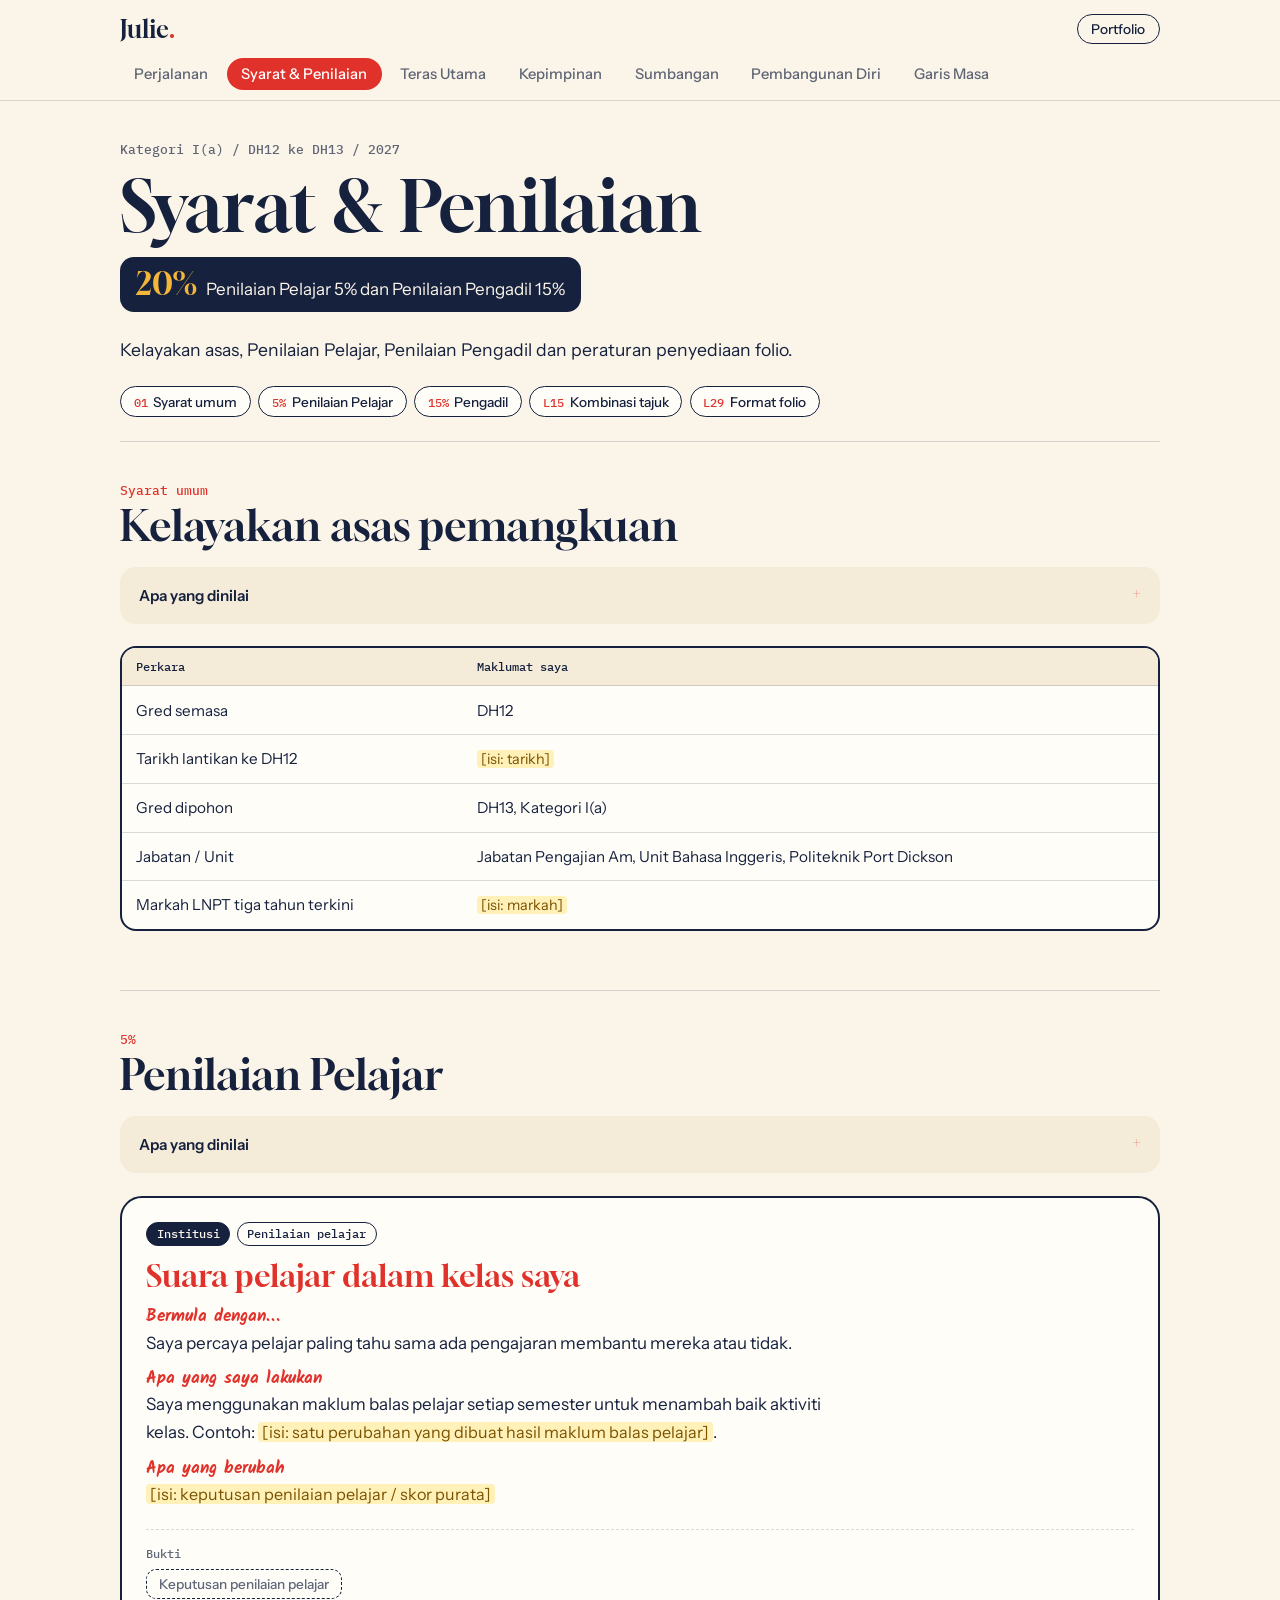
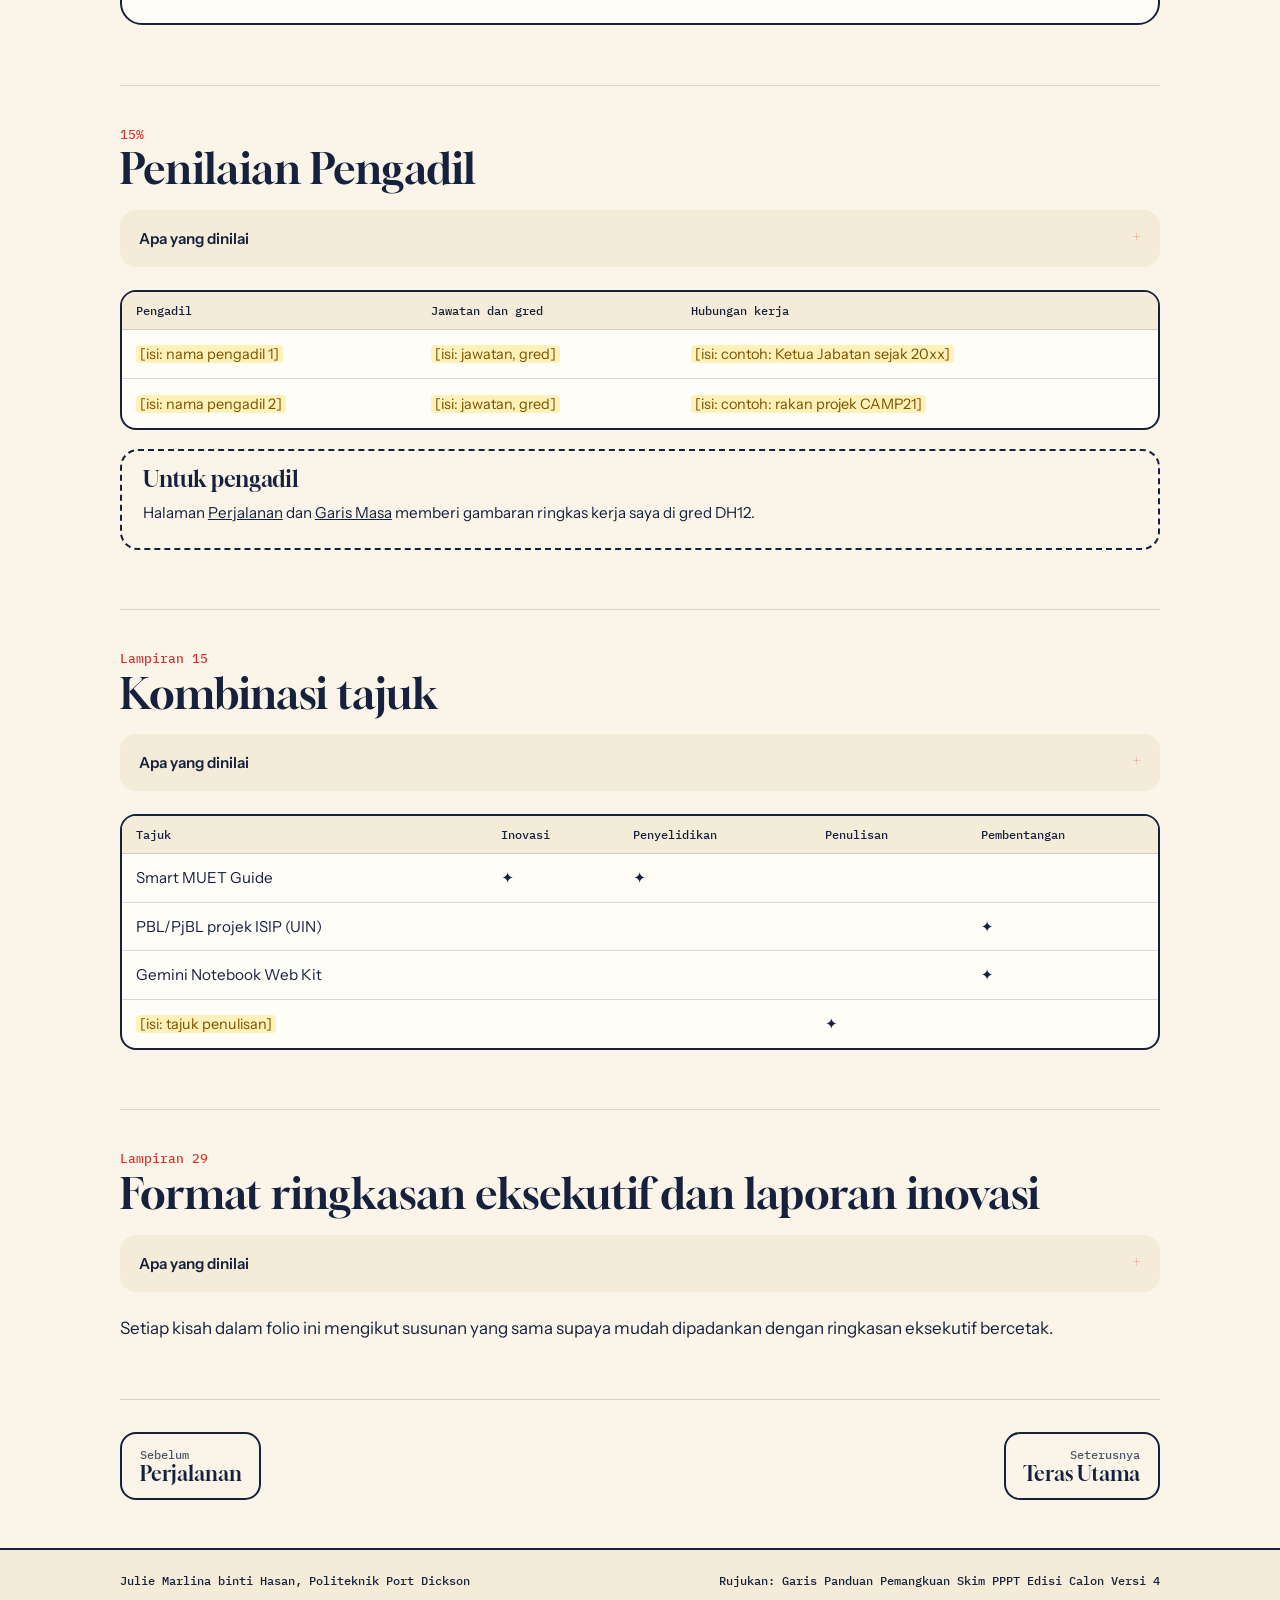
<file: syarat.html>
<!doctype html>
<html lang="ms">
<head>
<meta charset="utf-8">
<meta name="viewport" content="width=device-width, initial-scale=1, viewport-fit=cover">
<title>Syarat & Penilaian | Folio Kecemerlangan Julie Marlina</title>
<meta name="description" content="Folio kecemerlangan pemangkuan DH12 ke DH13, Kategori I(a): Syarat & Penilaian.">
<meta name="theme-color" content="#FBF5E9">
<link rel="preconnect" href="https://fonts.googleapis.com"><link rel="preconnect" href="https://fonts.gstatic.com" crossorigin>
<link href="https://fonts.googleapis.com/css2?family=Gloock&family=Instrument+Sans:wght@400;500;600&family=IBM+Plex+Mono:wght@500&family=Kalam:wght@700&display=swap" rel="stylesheet">
<link rel="stylesheet" href="folio.css">
</head>
<body>
<a class="skip" href="#main">Langkau ke kandungan</a>
<header class="top">
  <div class="wrap row"><a class="logo" href="index.html">Julie<b>.</b></a><a class="back" href="../index-v2.html">Portfolio</a></div>
  <nav class="wrap tabs" aria-label="Kategori folio"><a href="index.html">Perjalanan</a><a href="syarat.html" aria-current="page">Syarat & Penilaian</a><a href="teras.html">Teras Utama</a><a href="kepimpinan.html">Kepimpinan</a><a href="sumbangan.html">Sumbangan</a><a href="pembangunan-diri.html">Pembangunan Diri</a><a href="garis-masa.html">Garis Masa</a></nav>
</header>
<main id="main">
<div class="hero wrap"><p class="meta">Kategori I(a) / DH12 ke DH13 / 2027</p><h1>Syarat & Penilaian</h1><p class="weight"><strong>20%</strong><span>Penilaian Pelajar 5% dan Penilaian Pengadil 15%</span></p><p class="intro">Kelayakan asas, Penilaian Pelajar, Penilaian Pengadil dan peraturan penyediaan folio.</p><ul class="jump" aria-label="Dalam halaman ini"><li><a href="#umum"><code>01</code>Syarat umum</a></li><li><a href="#pelajar"><code>5%</code>Penilaian Pelajar</a></li><li><a href="#pengadil"><code>15%</code>Pengadil</a></li><li><a href="#kombinasi"><code>L15</code>Kombinasi tajuk</a></li><li><a href="#format"><code>L29</code>Format folio</a></li></ul></div>
<div class="wrap"><section class="crit" id="umum" aria-labelledby="umum-h"><div class="crit-head"><span class="code">Syarat umum</span><h2 id="umum-h">Kelayakan asas pemangkuan</h2></div><details class="req"><summary>Apa yang dinilai</summary><ul><li>Disahkan dalam perkhidmatan dan berada dalam gred semasa bagi tempoh yang ditetapkan</li><li>Prestasi dan rekod tatatertib mengikut Surat Siaran Permohonan Pemangkuan semasa</li><li>Memenuhi kriteria kecemerlangan gred semasa</li></ul><p class="ref">Rujukan: Bahagian 7, Syarat Umum dan Syarat Khusus</p></details><div class="tbl"><table><tr><th>Perkara</th><th>Maklumat saya</th></tr>
<tr><td>Gred semasa</td><td>DH12</td></tr>
<tr><td>Tarikh lantikan ke DH12</td><td><mark class="todo">[isi: tarikh]</mark></td></tr>
<tr><td>Gred dipohon</td><td>DH13, Kategori I(a)</td></tr>
<tr><td>Jabatan / Unit</td><td>Jabatan Pengajian Am, Unit Bahasa Inggeris, Politeknik Port Dickson</td></tr>
<tr><td>Markah LNPT tiga tahun terkini</td><td><mark class="todo">[isi: markah]</mark></td></tr>
</table></div></section><section class="crit" id="pelajar" aria-labelledby="pelajar-h"><div class="crit-head"><span class="code">5%</span><h2 id="pelajar-h">Penilaian Pelajar</h2></div><details class="req"><summary>Apa yang dinilai</summary><ul><li>Maklum balas pelajar terhadap keberkesanan PdP sepanjang tempoh kuliah</li><li>Dilaksanakan melalui sistem penilaian yang ditetapkan</li></ul><p class="ref">Rujukan: Bahagian 5.2</p></details><article class="story"><div class="story-top"><span class="tag lvl">Institusi</span><span class="tag">Penilaian pelajar</span></div><h3>Suara pelajar dalam kelas saya</h3><dl class="beats"><div><dt>Bermula dengan…</dt><dd>Saya percaya pelajar paling tahu sama ada pengajaran membantu mereka atau tidak.</dd></div><div><dt>Apa yang saya lakukan</dt><dd>Saya menggunakan maklum balas pelajar setiap semester untuk menambah baik aktiviti kelas. Contoh: <mark class="todo">[isi: satu perubahan yang dibuat hasil maklum balas pelajar]</mark>.</dd></div><div><dt>Apa yang berubah</dt><dd><mark class="todo">[isi: keputusan penilaian pelajar / skor purata]</mark></dd></div></dl><div class="proof"><p>Bukti</p><div class="chips"><a class="chip" href="#">Keputusan penilaian pelajar</a></div></div></article></section><section class="crit" id="pengadil" aria-labelledby="pengadil-h"><div class="crit-head"><span class="code">15%</span><h2 id="pengadil-h">Penilaian Pengadil</h2></div><details class="req"><summary>Apa yang dinilai</summary><ul><li>Dua (2) orang pegawai sebagai pengadil</li><li>Sekurang-kurangnya satu gred hakiki lebih tinggi daripada calon</li><li>Pernah atau sedang berkhidmat bersama calon</li></ul><p class="ref">Rujukan: Bahagian 5.3</p></details><div class="tbl"><table><tr><th>Pengadil</th><th>Jawatan dan gred</th><th>Hubungan kerja</th></tr>
<tr><td><mark class="todo">[isi: nama pengadil 1]</mark></td><td><mark class="todo">[isi: jawatan, gred]</mark></td><td><mark class="todo">[isi: contoh: Ketua Jabatan sejak 20xx]</mark></td></tr>
<tr><td><mark class="todo">[isi: nama pengadil 2]</mark></td><td><mark class="todo">[isi: jawatan, gred]</mark></td><td><mark class="todo">[isi: contoh: rakan projek CAMP21]</mark></td></tr>
</table></div>
<div class="note-box"><h3>Untuk pengadil</h3><p>Halaman <a href="index.html">Perjalanan</a> dan <a href="garis-masa.html">Garis Masa</a> memberi gambaran ringkas kerja saya di gred DH12.</p></div></section><section class="crit" id="kombinasi" aria-labelledby="kombinasi-h"><div class="crit-head"><span class="code">Lampiran 15</span><h2 id="kombinasi-h">Kombinasi tajuk</h2></div><details class="req"><summary>Apa yang dinilai</summary><ul><li>Bagi pemangkuan ke DH13, satu tajuk hanya boleh digunakan untuk maksimum dua unsur</li><li>Unsur yang terlibat: Inovasi, Penyelidikan, Penulisan dan Pembentangan</li></ul><p class="ref">Rujukan: Lampiran 15</p></details><div class="tbl"><table><tr><th>Tajuk</th><th>Inovasi</th><th>Penyelidikan</th><th>Penulisan</th><th>Pembentangan</th></tr>
<tr><td>Smart MUET Guide</td><td>✦</td><td>✦</td><td></td><td></td></tr>
<tr><td>PBL/PjBL projek ISIP (UIN)</td><td></td><td></td><td></td><td>✦</td></tr>
<tr><td>Gemini Notebook Web Kit</td><td></td><td></td><td></td><td>✦</td></tr>
<tr><td><mark class="todo">[isi: tajuk penulisan]</mark></td><td></td><td></td><td>✦</td><td></td></tr>
</table></div></section><section class="crit" id="format" aria-labelledby="format-h"><div class="crit-head"><span class="code">Lampiran 29</span><h2 id="format-h">Format ringkasan eksekutif dan laporan inovasi</h2></div><details class="req"><summary>Apa yang dinilai</summary><ul><li>Ringkasan eksekutif: tajuk, pengenalan, rasional atau kaedah, peranan calon, impak, pengesahan Ketua Jabatan</li><li>Tidak melebihi enam (6) muka surat</li><li>Laporan inovasi turut merangkumi perbezaan sebelum dan selepas, serta cadangan penambahbaikan</li><li>Arial 12, langkau baris 1.5, justify, kertas A4 putih</li></ul><p class="ref">Rujukan: Lampiran 29</p></details><p>Setiap kisah dalam folio ini mengikut susunan yang sama supaya mudah dipadankan dengan ringkasan eksekutif bercetak.</p></section></div>
</main>
<nav class="pager wrap" aria-label="Halaman"><a href="index.html"><small>Sebelum</small><b>Perjalanan</b></a><a class="next" href="teras.html"><small>Seterusnya</small><b>Teras Utama</b></a></nav>
<footer><div class="wrap row"><span>Julie Marlina binti Hasan, Politeknik Port Dickson</span><span>Rujukan: Garis Panduan Pemangkuan Skim PPPT Edisi Calon Versi 4</span></div></footer>
<script src="folio.js"></script>
</body>
</html>
</file>
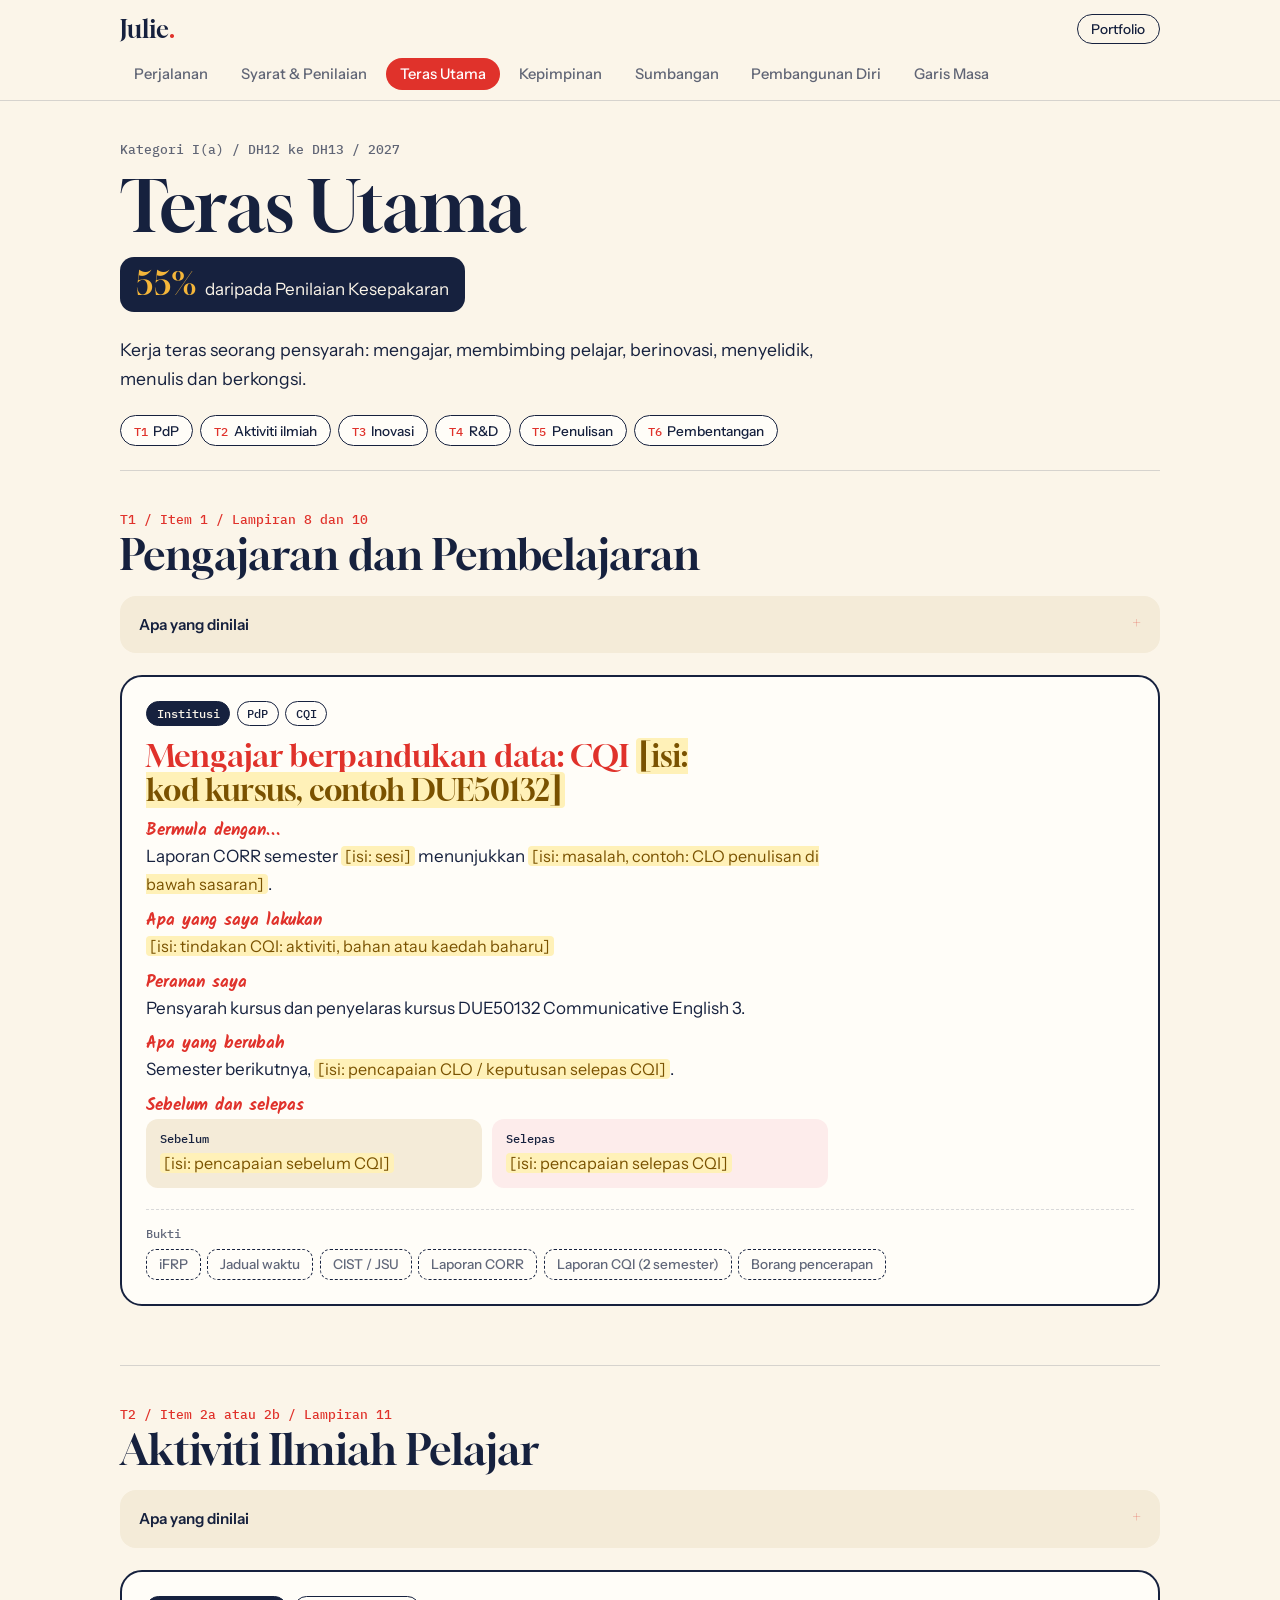
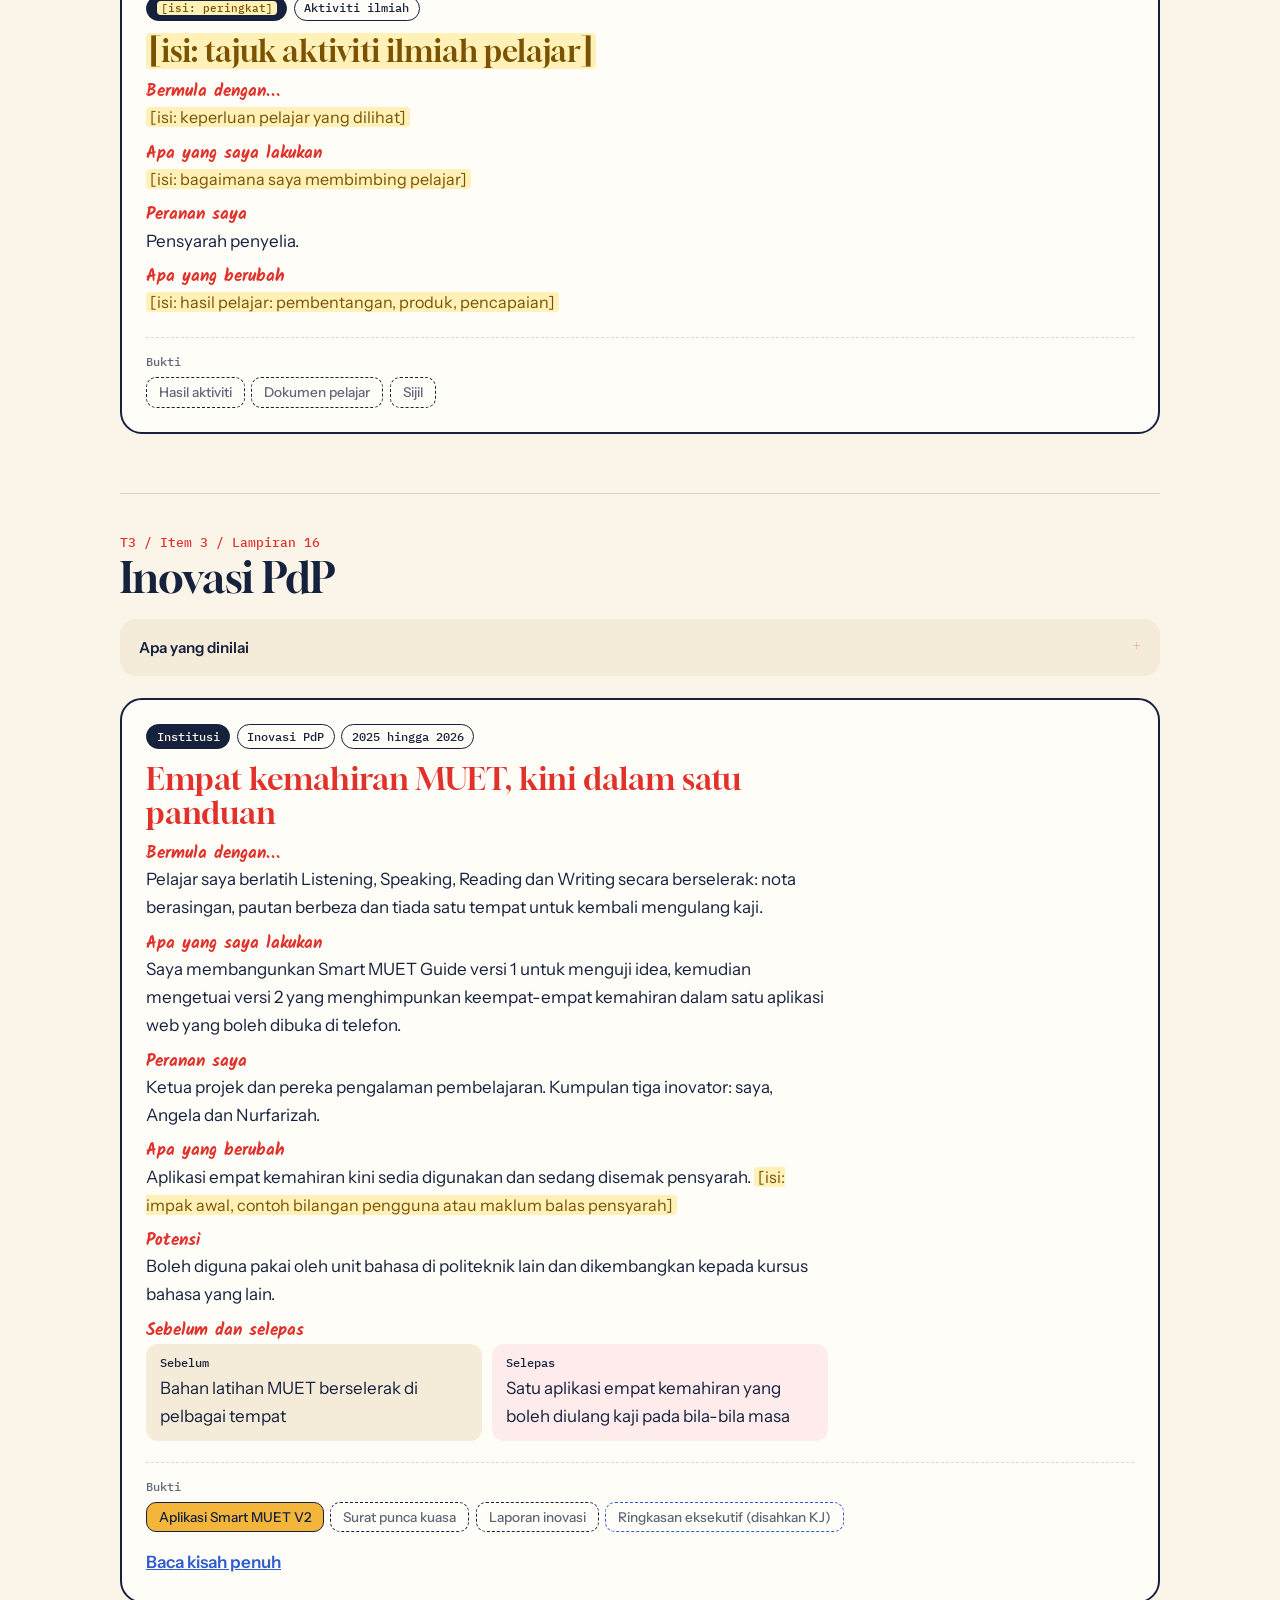
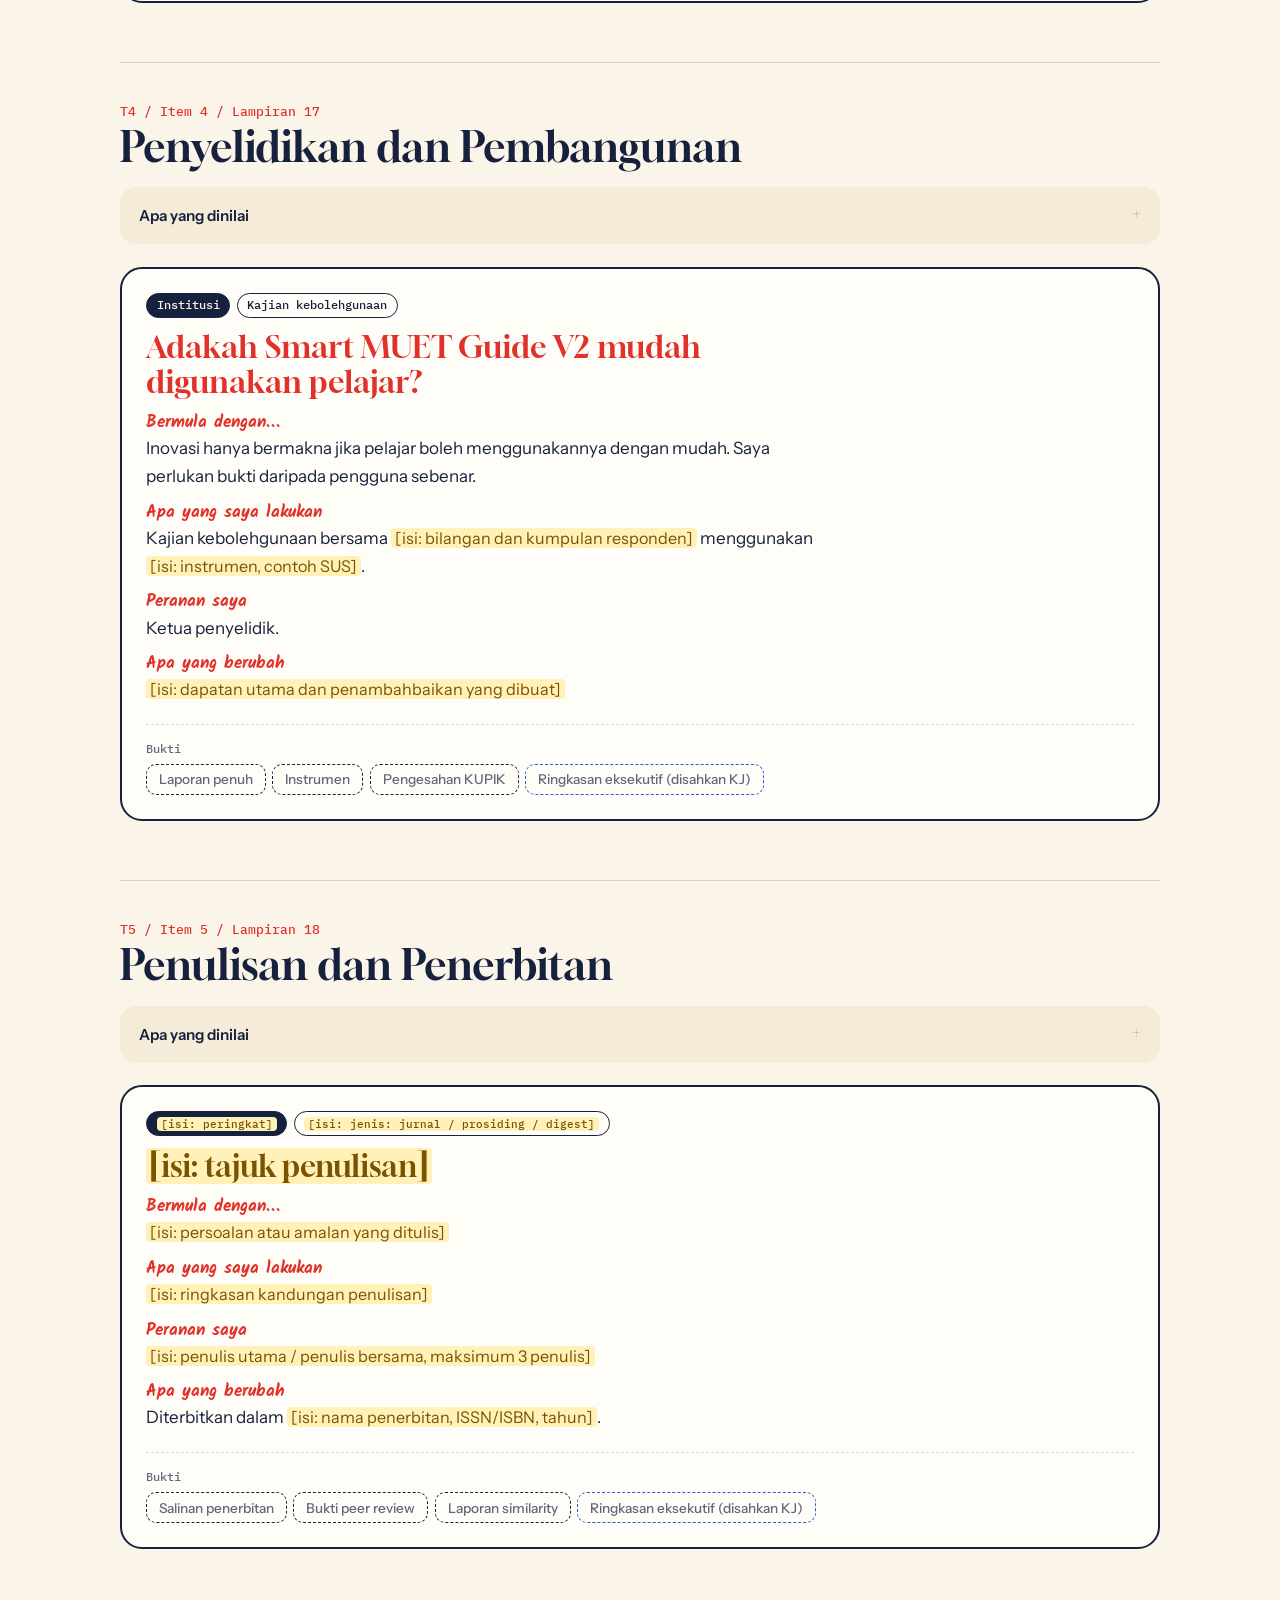
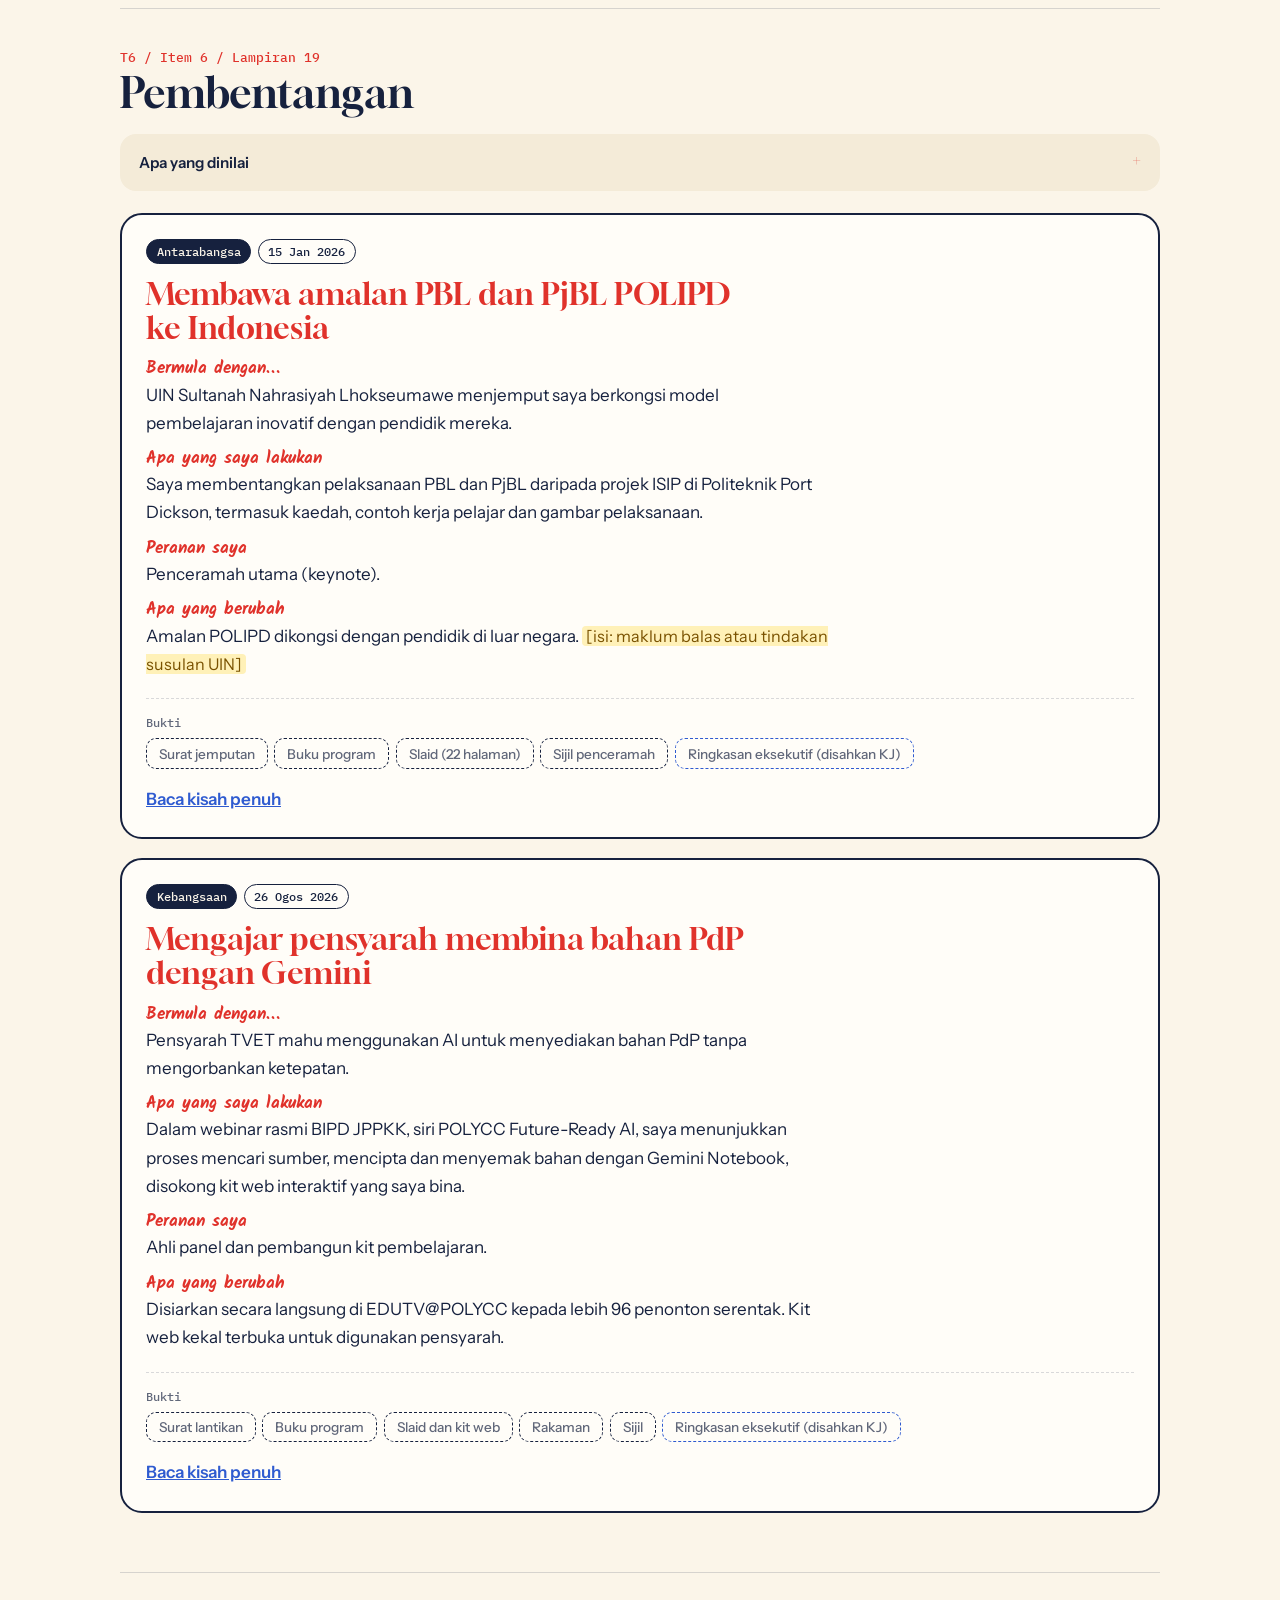
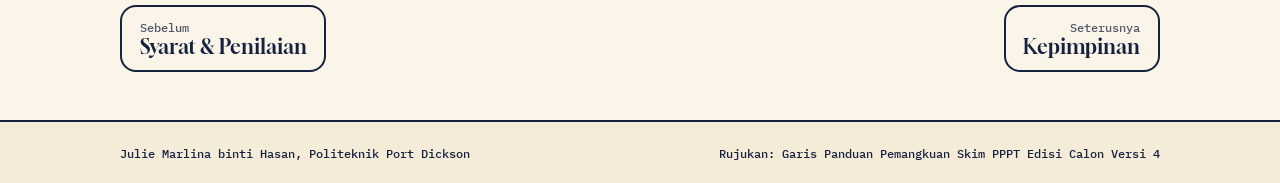
<file: teras.html>
<!doctype html>
<html lang="ms">
<head>
<meta charset="utf-8">
<meta name="viewport" content="width=device-width, initial-scale=1, viewport-fit=cover">
<title>Teras Utama | Folio Kecemerlangan Julie Marlina</title>
<meta name="description" content="Folio kecemerlangan pemangkuan DH12 ke DH13, Kategori I(a): Teras Utama.">
<meta name="theme-color" content="#FBF5E9">
<link rel="preconnect" href="https://fonts.googleapis.com"><link rel="preconnect" href="https://fonts.gstatic.com" crossorigin>
<link href="https://fonts.googleapis.com/css2?family=Gloock&family=Instrument+Sans:wght@400;500;600&family=IBM+Plex+Mono:wght@500&family=Kalam:wght@700&display=swap" rel="stylesheet">
<link rel="stylesheet" href="folio.css">
</head>
<body>
<a class="skip" href="#main">Langkau ke kandungan</a>
<header class="top">
  <div class="wrap row"><a class="logo" href="index.html">Julie<b>.</b></a><a class="back" href="../index-v2.html">Portfolio</a></div>
  <nav class="wrap tabs" aria-label="Kategori folio"><a href="index.html">Perjalanan</a><a href="syarat.html">Syarat & Penilaian</a><a href="teras.html" aria-current="page">Teras Utama</a><a href="kepimpinan.html">Kepimpinan</a><a href="sumbangan.html">Sumbangan</a><a href="pembangunan-diri.html">Pembangunan Diri</a><a href="garis-masa.html">Garis Masa</a></nav>
</header>
<main id="main">
<div class="hero wrap"><p class="meta">Kategori I(a) / DH12 ke DH13 / 2027</p><h1>Teras Utama</h1><p class="weight"><strong>55%</strong><span>daripada Penilaian Kesepakaran</span></p><p class="intro">Kerja teras seorang pensyarah: mengajar, membimbing pelajar, berinovasi, menyelidik, menulis dan berkongsi.</p><ul class="jump" aria-label="Dalam halaman ini"><li><a href="#t1"><code>T1</code>PdP</a></li><li><a href="#t2"><code>T2</code>Aktiviti ilmiah</a></li><li><a href="#t3"><code>T3</code>Inovasi</a></li><li><a href="#t4"><code>T4</code>R&D</a></li><li><a href="#t5"><code>T5</code>Penulisan</a></li><li><a href="#t6"><code>T6</code>Pembentangan</a></li></ul></div>
<div class="wrap"><section class="crit" id="t1" aria-labelledby="t1-h"><div class="crit-head"><span class="code">T1 / Item 1 / Lampiran 8 dan 10</span><h2 id="t1-h">Pengajaran dan Pembelajaran</h2></div><details class="req"><summary>Apa yang dinilai</summary><ul><li>Melaksanakan PdP sekurang-kurangnya 16 jam seminggu</li><li>Mematuhi Garis Panduan Penyediaan Dokumen PdP</li><li>Pencerapan terdahulu dan pencerapan terkini</li><li>Dokumen: iFRP, jadual waktu, kurikulum/silibus, CIST/JSU, sampel penilaian pelajar, laporan CORR dan CQI</li></ul><p class="ref">Rujukan: Lampiran 1A-1 Item 1, Lampiran 8, Lampiran 10</p></details><article class="story"><div class="story-top"><span class="tag lvl">Institusi</span><span class="tag">PdP</span><span class="tag">CQI</span></div><h3>Mengajar berpandukan data: CQI <mark class="todo">[isi: kod kursus, contoh DUE50132]</mark></h3><dl class="beats"><div><dt>Bermula dengan…</dt><dd>Laporan CORR semester <mark class="todo">[isi: sesi]</mark> menunjukkan <mark class="todo">[isi: masalah, contoh: CLO penulisan di bawah sasaran]</mark>.</dd></div><div><dt>Apa yang saya lakukan</dt><dd><mark class="todo">[isi: tindakan CQI: aktiviti, bahan atau kaedah baharu]</mark></dd></div><div><dt>Peranan saya</dt><dd>Pensyarah kursus dan penyelaras kursus DUE50132 Communicative English 3.</dd></div><div><dt>Apa yang berubah</dt><dd>Semester berikutnya, <mark class="todo">[isi: pencapaian CLO / keputusan selepas CQI]</mark>.</dd></div><div><dt>Sebelum dan selepas</dt><dd><div class="ba"><div><b>Sebelum</b><mark class="todo">[isi: pencapaian sebelum CQI]</mark></div><div><b>Selepas</b><mark class="todo">[isi: pencapaian selepas CQI]</mark></div></div></dd></div></dl><div class="proof"><p>Bukti</p><div class="chips"><a class="chip" href="#">iFRP</a><a class="chip" href="#">Jadual waktu</a><a class="chip" href="#">CIST / JSU</a><a class="chip" href="#">Laporan CORR</a><a class="chip" href="#">Laporan CQI (2 semester)</a><a class="chip" href="#">Borang pencerapan</a></div></div></article></section><section class="crit" id="t2" aria-labelledby="t2-h"><div class="crit-head"><span class="code">T2 / Item 2a atau 2b / Lampiran 11</span><h2 id="t2-h">Aktiviti Ilmiah Pelajar</h2></div><details class="req"><summary>Apa yang dinilai</summary><ul><li>Pilih satu: 2a menyelia projek pelajar, atau 2b menguruskan aktiviti ilmiah (4 aktiviti)</li><li>Dinilai dari segi keberkesanan penyeliaan</li><li>Dokumen: hasil projek atau aktiviti, dokumen yang disediakan pelajar, sijil berkaitan (jika ada)</li></ul><p class="ref">Rujukan: Lampiran 1A-1 Item 2a/2b, Lampiran 11</p></details><article class="story"><div class="story-top"><span class="tag lvl"><mark class="todo">[isi: peringkat]</mark></span><span class="tag">Aktiviti ilmiah</span></div><h3><mark class="todo">[isi: tajuk aktiviti ilmiah pelajar]</mark></h3><dl class="beats"><div><dt>Bermula dengan…</dt><dd><mark class="todo">[isi: keperluan pelajar yang dilihat]</mark></dd></div><div><dt>Apa yang saya lakukan</dt><dd><mark class="todo">[isi: bagaimana saya membimbing pelajar]</mark></dd></div><div><dt>Peranan saya</dt><dd>Pensyarah penyelia.</dd></div><div><dt>Apa yang berubah</dt><dd><mark class="todo">[isi: hasil pelajar: pembentangan, produk, pencapaian]</mark></dd></div></dl><div class="proof"><p>Bukti</p><div class="chips"><a class="chip" href="#">Hasil aktiviti</a><a class="chip" href="#">Dokumen pelajar</a><a class="chip" href="#">Sijil</a></div></div></article></section><section class="crit" id="t3" aria-labelledby="t3-h"><div class="crit-head"><span class="code">T3 / Item 3 / Lampiran 16</span><h2 id="t3-h">Inovasi PdP</h2></div><details class="req"><summary>Apa yang dinilai</summary><ul><li>Menghasilkan satu (1) inovasi dalam gred semasa</li><li>Dinilai: peranan dan penerangan, perbezaan, impak, potensi harta intelek dan komersial, pengiktirafan</li><li>Maksimum tiga (3) inovator dalam satu kumpulan</li><li>Dokumen: punca kuasa, hasil inovasi, laporan pelaksanaan atau impak, laporan inovasi (Lampiran 29)</li></ul><p class="ref">Rujukan: Lampiran 1A-1 Item 3, Lampiran 15, Lampiran 16</p></details><article class="story"><div class="story-top"><span class="tag lvl">Institusi</span><span class="tag">Inovasi PdP</span><span class="tag">2025 hingga 2026</span></div><h3>Empat kemahiran MUET, kini dalam satu panduan</h3><dl class="beats"><div><dt>Bermula dengan…</dt><dd>Pelajar saya berlatih Listening, Speaking, Reading dan Writing secara berselerak: nota berasingan, pautan berbeza dan tiada satu tempat untuk kembali mengulang kaji.</dd></div><div><dt>Apa yang saya lakukan</dt><dd>Saya membangunkan Smart MUET Guide versi 1 untuk menguji idea, kemudian mengetuai versi 2 yang menghimpunkan keempat-empat kemahiran dalam satu aplikasi web yang boleh dibuka di telefon.</dd></div><div><dt>Peranan saya</dt><dd>Ketua projek dan pereka pengalaman pembelajaran. Kumpulan tiga inovator: saya, Angela dan Nurfarizah.</dd></div><div><dt>Apa yang berubah</dt><dd>Aplikasi empat kemahiran kini sedia digunakan dan sedang disemak pensyarah. <mark class="todo">[isi: impak awal, contoh bilangan pengguna atau maklum balas pensyarah]</mark></dd></div><div><dt>Potensi</dt><dd>Boleh diguna pakai oleh unit bahasa di politeknik lain dan dikembangkan kepada kursus bahasa yang lain.</dd></div><div><dt>Sebelum dan selepas</dt><dd><div class="ba"><div><b>Sebelum</b>Bahan latihan MUET berselerak di pelbagai tempat</div><div><b>Selepas</b>Satu aplikasi empat kemahiran yang boleh diulang kaji pada bila-bila masa</div></div></dd></div></dl><div class="proof"><p>Bukti</p><div class="chips"><a class="chip" href="https://juliemarlina-collab.github.io/Smart-MUET-v2/">Aplikasi Smart MUET V2</a><a class="chip" href="#">Surat punca kuasa</a><a class="chip" href="#">Laporan inovasi</a><a class="chip ek" href="#">Ringkasan eksekutif (disahkan KJ)</a></div></div><a class="more" href="../stories/smart-muet.html">Baca kisah penuh</a></article></section><section class="crit" id="t4" aria-labelledby="t4-h"><div class="crit-head"><span class="code">T4 / Item 4 / Lampiran 17</span><h2 id="t4-h">Penyelidikan dan Pembangunan</h2></div><details class="req"><summary>Apa yang dinilai</summary><ul><li>Menjalankan penyelidikan mengikut format yang ditetapkan</li><li>Dinilai: sumbangan atau penambahbaikan kepada bidang, PdP atau organisasi, dan potensi pengiktirafan</li><li>Dokumen: laporan penuh, pengiktirafan (jika ada), pengesahan institusi</li></ul><p class="ref">Rujukan: Lampiran 1A-1 Item 4, Lampiran 17</p></details><article class="story"><div class="story-top"><span class="tag lvl">Institusi</span><span class="tag">Kajian kebolehgunaan</span></div><h3>Adakah Smart MUET Guide V2 mudah digunakan pelajar?</h3><dl class="beats"><div><dt>Bermula dengan…</dt><dd>Inovasi hanya bermakna jika pelajar boleh menggunakannya dengan mudah. Saya perlukan bukti daripada pengguna sebenar.</dd></div><div><dt>Apa yang saya lakukan</dt><dd>Kajian kebolehgunaan bersama <mark class="todo">[isi: bilangan dan kumpulan responden]</mark> menggunakan <mark class="todo">[isi: instrumen, contoh SUS]</mark>.</dd></div><div><dt>Peranan saya</dt><dd>Ketua penyelidik.</dd></div><div><dt>Apa yang berubah</dt><dd><mark class="todo">[isi: dapatan utama dan penambahbaikan yang dibuat]</mark></dd></div></dl><div class="proof"><p>Bukti</p><div class="chips"><a class="chip" href="#">Laporan penuh</a><a class="chip" href="#">Instrumen</a><a class="chip" href="#">Pengesahan KUPIK</a><a class="chip ek" href="#">Ringkasan eksekutif (disahkan KJ)</a></div></div></article></section><section class="crit" id="t5" aria-labelledby="t5-h"><div class="crit-head"><span class="code">T5 / Item 5 / Lampiran 18</span><h2 id="t5-h">Penulisan dan Penerbitan</h2></div><details class="req"><summary>Apa yang dinilai</summary><ul><li>Jenis bahan bagi permohonan DH13: jurnal, digest, prosiding, book chapter atau buku</li><li>Melalui peer review, dengan indeks persamaan tidak melebihi 30%</li><li>Penulisan berkumpulan tidak melebihi tiga (3) orang penulis</li><li>Laman web dan blog peribadi tidak diterima</li></ul><p class="ref">Rujukan: Lampiran 1A-1 Item 5, Lampiran 15, Lampiran 18</p></details><article class="story"><div class="story-top"><span class="tag lvl"><mark class="todo">[isi: peringkat]</mark></span><span class="tag"><mark class="todo">[isi: jenis: jurnal / prosiding / digest]</mark></span></div><h3><mark class="todo">[isi: tajuk penulisan]</mark></h3><dl class="beats"><div><dt>Bermula dengan…</dt><dd><mark class="todo">[isi: persoalan atau amalan yang ditulis]</mark></dd></div><div><dt>Apa yang saya lakukan</dt><dd><mark class="todo">[isi: ringkasan kandungan penulisan]</mark></dd></div><div><dt>Peranan saya</dt><dd><mark class="todo">[isi: penulis utama / penulis bersama, maksimum 3 penulis]</mark></dd></div><div><dt>Apa yang berubah</dt><dd>Diterbitkan dalam <mark class="todo">[isi: nama penerbitan, ISSN/ISBN, tahun]</mark>.</dd></div></dl><div class="proof"><p>Bukti</p><div class="chips"><a class="chip" href="#">Salinan penerbitan</a><a class="chip" href="#">Bukti peer review</a><a class="chip" href="#">Laporan similarity</a><a class="chip ek" href="#">Ringkasan eksekutif (disahkan KJ)</a></div></div></article></section><section class="crit" id="t6" aria-labelledby="t6-h"><div class="crit-head"><span class="code">T6 / Item 6 / Lampiran 19</span><h2 id="t6-h">Pembentangan</h2></div><details class="req"><summary>Apa yang dinilai</summary><ul><li>Dua (2) pembentangan dalam gred semasa</li><li>Di platform rasmi seperti seminar, kolokium atau persidangan</li><li>Seorang pembentang bagi satu tajuk; pembentangan antarabangsa perlu melibatkan pihak luar</li><li>Dokumen: buku program, slaid, sijil atau surat penghargaan, bukti impak</li></ul><p class="ref">Rujukan: Lampiran 1A-1 Item 6, Lampiran 19</p></details><article class="story"><div class="story-top"><span class="tag lvl">Antarabangsa</span><span class="tag">15 Jan 2026</span></div><h3>Membawa amalan PBL dan PjBL POLIPD ke Indonesia</h3><dl class="beats"><div><dt>Bermula dengan…</dt><dd>UIN Sultanah Nahrasiyah Lhokseumawe menjemput saya berkongsi model pembelajaran inovatif dengan pendidik mereka.</dd></div><div><dt>Apa yang saya lakukan</dt><dd>Saya membentangkan pelaksanaan PBL dan PjBL daripada projek ISIP di Politeknik Port Dickson, termasuk kaedah, contoh kerja pelajar dan gambar pelaksanaan.</dd></div><div><dt>Peranan saya</dt><dd>Penceramah utama (keynote).</dd></div><div><dt>Apa yang berubah</dt><dd>Amalan POLIPD dikongsi dengan pendidik di luar negara. <mark class="todo">[isi: maklum balas atau tindakan susulan UIN]</mark></dd></div></dl><div class="proof"><p>Bukti</p><div class="chips"><a class="chip" href="#">Surat jemputan</a><a class="chip" href="#">Buku program</a><a class="chip" href="#">Slaid (22 halaman)</a><a class="chip" href="#">Sijil penceramah</a><a class="chip ek" href="#">Ringkasan eksekutif (disahkan KJ)</a></div></div><a class="more" href="../stories/uin-sharing.html">Baca kisah penuh</a></article><article class="story"><div class="story-top"><span class="tag lvl">Kebangsaan</span><span class="tag">26 Ogos 2026</span></div><h3>Mengajar pensyarah membina bahan PdP dengan Gemini</h3><dl class="beats"><div><dt>Bermula dengan…</dt><dd>Pensyarah TVET mahu menggunakan AI untuk menyediakan bahan PdP tanpa mengorbankan ketepatan.</dd></div><div><dt>Apa yang saya lakukan</dt><dd>Dalam webinar rasmi BIPD JPPKK, siri POLYCC Future-Ready AI, saya menunjukkan proses mencari sumber, mencipta dan menyemak bahan dengan Gemini Notebook, disokong kit web interaktif yang saya bina.</dd></div><div><dt>Peranan saya</dt><dd>Ahli panel dan pembangun kit pembelajaran.</dd></div><div><dt>Apa yang berubah</dt><dd>Disiarkan secara langsung di EDUTV@POLYCC kepada lebih 96 penonton serentak. Kit web kekal terbuka untuk digunakan pensyarah.</dd></div></dl><div class="proof"><p>Bukti</p><div class="chips"><a class="chip" href="#">Surat lantikan</a><a class="chip" href="#">Buku program</a><a class="chip" href="#">Slaid dan kit web</a><a class="chip" href="#">Rakaman</a><a class="chip" href="#">Sijil</a><a class="chip ek" href="#">Ringkasan eksekutif (disahkan KJ)</a></div></div><a class="more" href="../stories/gemini-webinar.html">Baca kisah penuh</a></article></section></div>
</main>
<nav class="pager wrap" aria-label="Halaman"><a href="syarat.html"><small>Sebelum</small><b>Syarat & Penilaian</b></a><a class="next" href="kepimpinan.html"><small>Seterusnya</small><b>Kepimpinan</b></a></nav>
<footer><div class="wrap row"><span>Julie Marlina binti Hasan, Politeknik Port Dickson</span><span>Rujukan: Garis Panduan Pemangkuan Skim PPPT Edisi Calon Versi 4</span></div></footer>
<script src="folio.js"></script>
</body>
</html>
</file>
<file: folio.css>
:root{
  --paper:#FBF5E9;--paper-2:#F4EBD8;--card:#FFFDF8;
  --ink:#16213E;--red:#E0322B;--cobalt:#2F5BD0;--sun:#F4B63A;--blush:#F3BDC4;
  --line:rgba(22,33,62,.16);--soft:rgba(22,33,62,.68);
  --display:"Gloock",Georgia,"Times New Roman",serif;
  --body:"Instrument Sans",system-ui,-apple-system,"Segoe UI",sans-serif;
  --mono:"IBM Plex Mono",ui-monospace,Menlo,monospace;
  --hand:"Kalam","Comic Sans MS",cursive;
  --wrap:min(1040px,100% - 2.5rem);
}
*,*::before,*::after{box-sizing:border-box}
html{scroll-behavior:smooth;scroll-padding-top:130px}
body{margin:0;background:var(--paper);color:var(--ink);font:400 1.0625rem/1.65 var(--body);-webkit-font-smoothing:antialiased;
  padding-bottom:env(safe-area-inset-bottom,0px)}
img{max-width:100%;display:block}
a{color:inherit}
:focus-visible{outline:3px solid var(--cobalt);outline-offset:3px;border-radius:4px}
.wrap{width:var(--wrap);margin-inline:auto}
.skip{position:absolute;left:-999px;background:var(--ink);color:var(--paper);padding:.6rem 1rem;z-index:99}
.skip:focus{left:1rem;top:1rem}

/* header */
.top{position:sticky;top:0;z-index:40;background:color-mix(in srgb,var(--paper) 92%,transparent);backdrop-filter:blur(10px);-webkit-backdrop-filter:blur(10px);border-bottom:1px solid var(--line);padding-top:env(safe-area-inset-top,0px)}
.top .row{display:flex;align-items:center;gap:1rem;height:58px}
.logo{font:400 1.5rem/1 var(--display);text-decoration:none}
.logo b{color:var(--red);font-weight:400}
.top .back{margin-left:auto;font:500 .85rem var(--body);text-decoration:none;border:1.5px solid var(--ink);border-radius:99px;padding:.4rem .85rem}
.top .back:hover{background:var(--ink);color:var(--paper)}
.tabs{display:flex;gap:.25rem;overflow-x:auto;scrollbar-width:none;padding:0 0 .6rem}
.tabs::-webkit-scrollbar{display:none}
.tabs a{white-space:nowrap;text-decoration:none;font:500 .92rem var(--body);padding:.45rem .9rem;border-radius:99px;color:var(--soft)}
.tabs a:hover{color:var(--ink);background:var(--paper-2)}
.tabs a[aria-current="page"]{background:var(--red);color:#fff}

/* red pen */
.pen{position:relative;display:inline-block;white-space:nowrap}
.pen svg{position:absolute;left:-2%;bottom:-.22em;width:104%;height:.45em;overflow:visible;pointer-events:none}
.pen path{fill:none;stroke:var(--red);stroke-width:3;stroke-linecap:round;vector-effect:non-scaling-stroke;stroke-dasharray:1;stroke-dashoffset:1;transition:stroke-dashoffset 1s cubic-bezier(.6,.05,.3,1)}
.pen.drawn path{stroke-dashoffset:0}

/* page hero */
.hero{padding:2.5rem 0 1.5rem}
.meta{font:500 .8rem var(--mono);color:var(--soft);margin:0 0 .8rem}
h1{font:400 clamp(2.6rem,8vw,4.4rem)/1 var(--display);margin:0 0 1rem}
.hero .intro{max-width:60ch;margin:0 0 1.4rem;font-size:1.1rem}
.weight{display:inline-flex;align-items:baseline;gap:.5rem;background:var(--ink);color:var(--paper);border-radius:14px;padding:.6rem 1rem;margin:0 0 1.4rem}
.weight strong{font:400 2rem/1 var(--display);color:var(--sun)}
.jump{display:flex;flex-wrap:wrap;gap:.45rem;margin:0;padding:0;list-style:none}
.jump a{display:inline-block;text-decoration:none;font:500 .85rem var(--body);border:1.5px solid var(--ink);border-radius:99px;padding:.4rem .8rem;background:var(--card)}
.jump a:hover{background:var(--ink);color:var(--paper)}
.jump code{font:500 .75rem var(--mono);margin-right:.35rem;color:var(--red)}

/* criterion section */
.crit{padding:2.5rem 0;border-top:1px solid var(--line)}
.crit-head{display:grid;gap:.3rem;margin-bottom:1.2rem}
.code{font:500 .8rem var(--mono);color:var(--red)}
.crit h2{font:400 clamp(1.9rem,5vw,2.6rem)/1.05 var(--display);margin:0}
.req{background:var(--paper-2);border-radius:16px;padding:1rem 1.2rem;margin:0 0 1.4rem;font-size:.95rem}
.req summary{cursor:pointer;font-weight:600;list-style:none;display:flex;justify-content:space-between;gap:1rem}
.req summary::-webkit-details-marker{display:none}
.req summary::after{content:"+";font:400 1.4rem/1 var(--display);color:var(--red)}
.req[open] summary::after{content:"–"}
.req ul{margin:.7rem 0 .2rem;padding-left:1.1rem}
.req li{margin:.2rem 0}
.req .ref{font:500 .75rem var(--mono);color:var(--soft);margin-top:.5rem}

/* story card */
.story{background:var(--card);border:2px solid var(--ink);border-radius:22px;padding:1.5rem;margin:0 0 1.2rem}
.story-top{display:flex;flex-wrap:wrap;gap:.4rem;margin-bottom:.8rem}
.tag{font:500 .72rem/1 var(--mono);border:1.5px solid var(--ink);border-radius:99px;padding:.35rem .6rem}
.tag.lvl{background:var(--ink);color:var(--paper)}
.story h3{font:400 clamp(1.5rem,4vw,1.95rem)/1.1 var(--display);color:var(--red);margin:0 0 1rem;max-width:30ch}
.beats{margin:0;display:grid;gap:.9rem}
.beats dt{font:700 1.05rem/1 var(--hand);color:var(--red)}
.beats dd{margin:.15rem 0 0;max-width:62ch}
.ba{display:grid;gap:.6rem;margin-top:.3rem}
.ba div{border-radius:12px;padding:.7rem .9rem;background:var(--paper-2)}
.ba div:last-child{background:#FDECEB}
.ba b{display:block;font:500 .72rem var(--mono);margin-bottom:.2rem}
@media (min-width:700px){.ba{grid-template-columns:1fr 1fr}}
.proof{margin-top:1.3rem;padding-top:1rem;border-top:1px dashed var(--line)}
.proof p{font:500 .75rem var(--mono);color:var(--soft);margin:0 0 .5rem}
.chips{display:flex;flex-wrap:wrap;gap:.4rem}
.chip{font:500 .85rem var(--body);text-decoration:none;border-radius:10px;padding:.4rem .75rem;background:var(--sun);border:1.5px solid var(--ink)}
.chip:hover{background:var(--ink);color:var(--paper)}
.chip.ek{background:var(--cobalt);color:#fff;border-color:var(--cobalt)}
/* chips still waiting for a real link */
.chip[href="#"]{background:transparent;border-style:dashed;color:var(--soft)}
.more{display:inline-block;margin-top:1rem;font-weight:600;color:var(--cobalt)}

/* placeholders: remove every one before publishing */
mark.todo{background:#FFF1B8;color:#7A5200;border-radius:4px;padding:0 .25rem;font-size:.95em}

.note-box{border:2px dashed var(--ink);border-radius:18px;padding:1.1rem 1.3rem;margin:1.2rem 0;font-size:.95rem}
.note-box h3{font:400 1.35rem/1.1 var(--display);margin:0 0 .5rem}
.note-box p{margin:.3rem 0}

/* tables */
.tbl{overflow-x:auto;border:2px solid var(--ink);border-radius:16px;background:var(--card);margin:0 0 1.2rem}
table{border-collapse:collapse;width:100%;min-width:520px;font-size:.95rem}
th,td{text-align:left;padding:.7rem .9rem;border-bottom:1px solid var(--line);vertical-align:top}
th{font:500 .75rem var(--mono);background:var(--paper-2)}
tr:last-child td{border-bottom:0}

/* index cards */
.cats{display:grid;gap:1rem;margin:1rem 0 2rem}
@media (min-width:700px){.cats{grid-template-columns:1fr 1fr}}
.cat{display:flex;flex-direction:column;gap:.4rem;text-decoration:none;border:2px solid var(--ink);border-radius:22px;padding:1.4rem;min-height:190px;transition:transform .2s ease}
.cat:hover{transform:translateY(-4px)}
.cat .pct{font:400 3rem/1 var(--display)}
.cat h2{font:400 1.8rem/1 var(--display);margin:0}
.cat p{margin:auto 0 0;font-size:.95rem}
.c1{background:var(--red);color:#fff}.c2{background:var(--sun)}.c3{background:var(--blush)}.c4{background:var(--cobalt);color:#fff}
.marks{display:flex;height:46px;border:2px solid var(--ink);border-radius:12px;overflow:hidden;margin:.6rem 0 .5rem;font:500 .8rem var(--mono)}
.marks span{display:flex;align-items:center;padding:0 .7rem;white-space:nowrap}
.marks .m1{flex:80;background:var(--ink);color:var(--paper)}
.marks .m2{flex:5;background:var(--sun);padding:0;justify-content:center}
.marks .m3{flex:15;background:var(--blush)}
.legend{font-size:.9rem;color:var(--soft);margin:0 0 2rem}
.journey{display:grid;gap:1.5rem;align-items:center;padding:1rem 0 2rem}
.journey img{max-height:420px;width:auto;margin-inline:auto;filter:drop-shadow(0 14px 16px rgba(22,33,62,.15))}
.journey blockquote{margin:0;font:400 clamp(1.4rem,3.6vw,1.9rem)/1.3 var(--display)}
.journey .path{display:flex;flex-wrap:wrap;gap:.4rem;margin:1rem 0 0}
@media (min-width:800px){.journey{grid-template-columns:1.3fr .7fr}}

/* timeline */
.tl{list-style:none;margin:0;padding:0 0 0 1.4rem;border-left:3px solid var(--ink)}
.tl li{position:relative;padding:0 0 1.6rem 1rem}
.tl li::before{content:"";position:absolute;left:-1.4rem;top:.35rem;width:15px;height:15px;border-radius:50%;background:var(--red);border:3px solid var(--paper);transform:translateX(-9px)}
.tl .when{font:500 .78rem var(--mono);color:var(--soft)}
.tl h3{font:400 1.35rem/1.15 var(--display);margin:.15rem 0 .35rem}
.tl h3 a{text-decoration:none}
.tl h3 a:hover{color:var(--red)}
.yr{font:400 2.6rem/1 var(--display);color:var(--red);margin:1rem 0 1rem -1.4rem;background:var(--paper);position:relative;left:-.9rem;padding:.2rem 0}

/* pager + footer */
.pager{display:flex;justify-content:space-between;gap:1rem;padding:2rem 0 3rem;border-top:1px solid var(--line)}
.pager a{text-decoration:none;display:flex;flex-direction:column;border:2px solid var(--ink);border-radius:16px;padding:.8rem 1.1rem;max-width:48%}
.pager a:hover{background:var(--ink);color:var(--paper)}
.pager small{font:500 .72rem var(--mono);opacity:.75}
.pager b{font:400 1.25rem/1.15 var(--display)}
.pager .next{margin-left:auto;text-align:right}
footer{background:var(--paper-2);border-top:2px solid var(--ink);padding:1.4rem 0;font:500 .78rem var(--mono)}
footer .row{display:flex;flex-wrap:wrap;justify-content:space-between;gap:.8rem}

@media (prefers-reduced-motion:reduce){*{scroll-behavior:auto!important;transition:none!important}.pen path{stroke-dashoffset:0}}
@media print{.top,.pager,.skip{display:none}.story{break-inside:avoid}body{background:#fff}}
.tl li.y{padding:0}.tl li.y::before{display:none}
</file>
